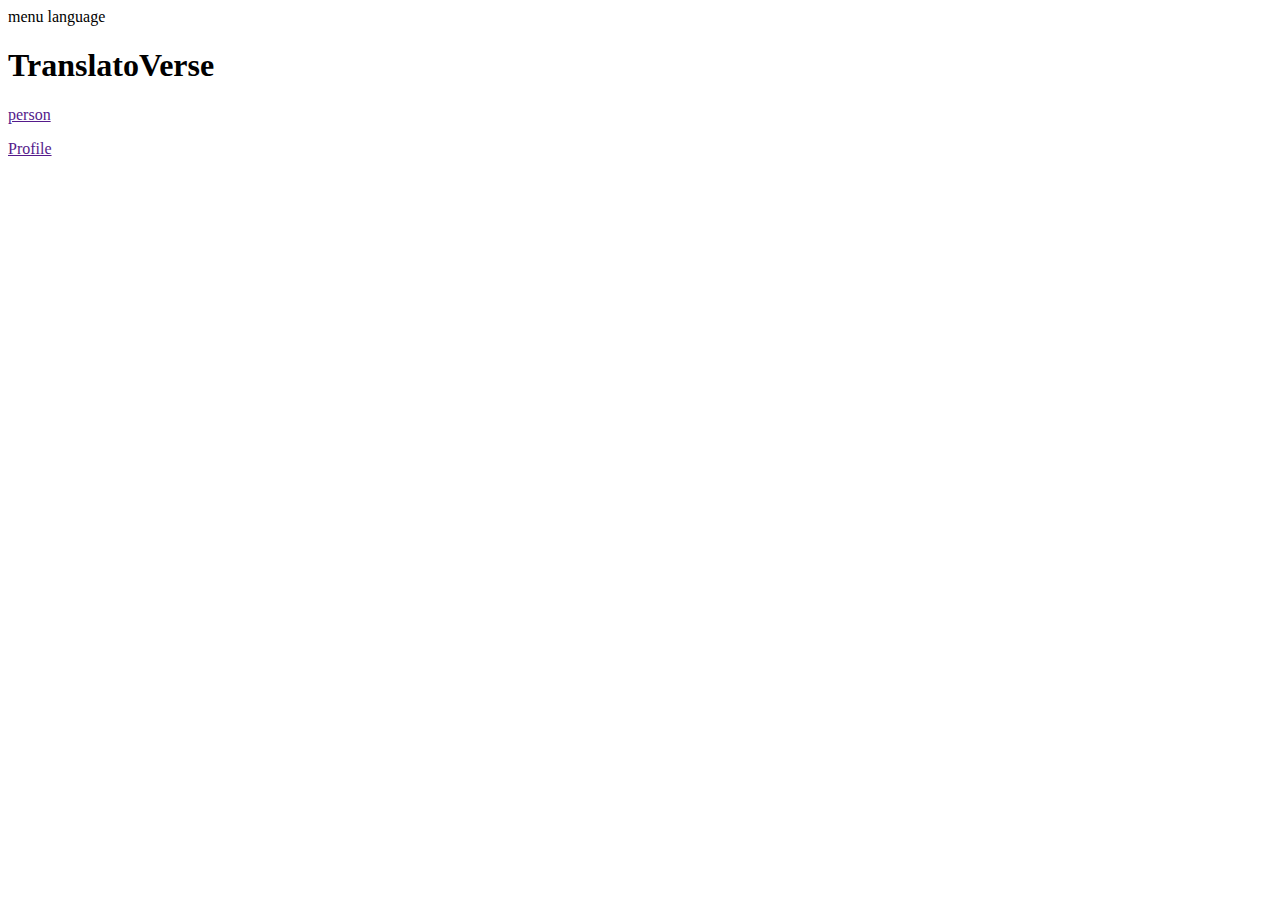
<file: templates/index.html>
<!DOCTYPE html>
<html lang="en">
<head>
    <meta charset="UTF-8">
    <meta name="viewport" content="width=device-width, initial-scale=1.0">
    <title>TranslatoVerse</title>
</head>
<body>
    <nav>
        <div class="logo">
            <span class="material-symbols-outlined" id="menu">
                menu
            </span>
            <span class="material-symbols-outlined" id="logo">
                language
            </span>
            <h1>TranslatoVerse</h1>
        </div>
        <div class="navOptions">
            <a href=""><span class="material-symbols-outlined">
                person
            </span><p>Profile</p></a>
        </div>
    </nav>
    <main>
        
    </main>
    <footer></footer>
</body>
</html>
</file>
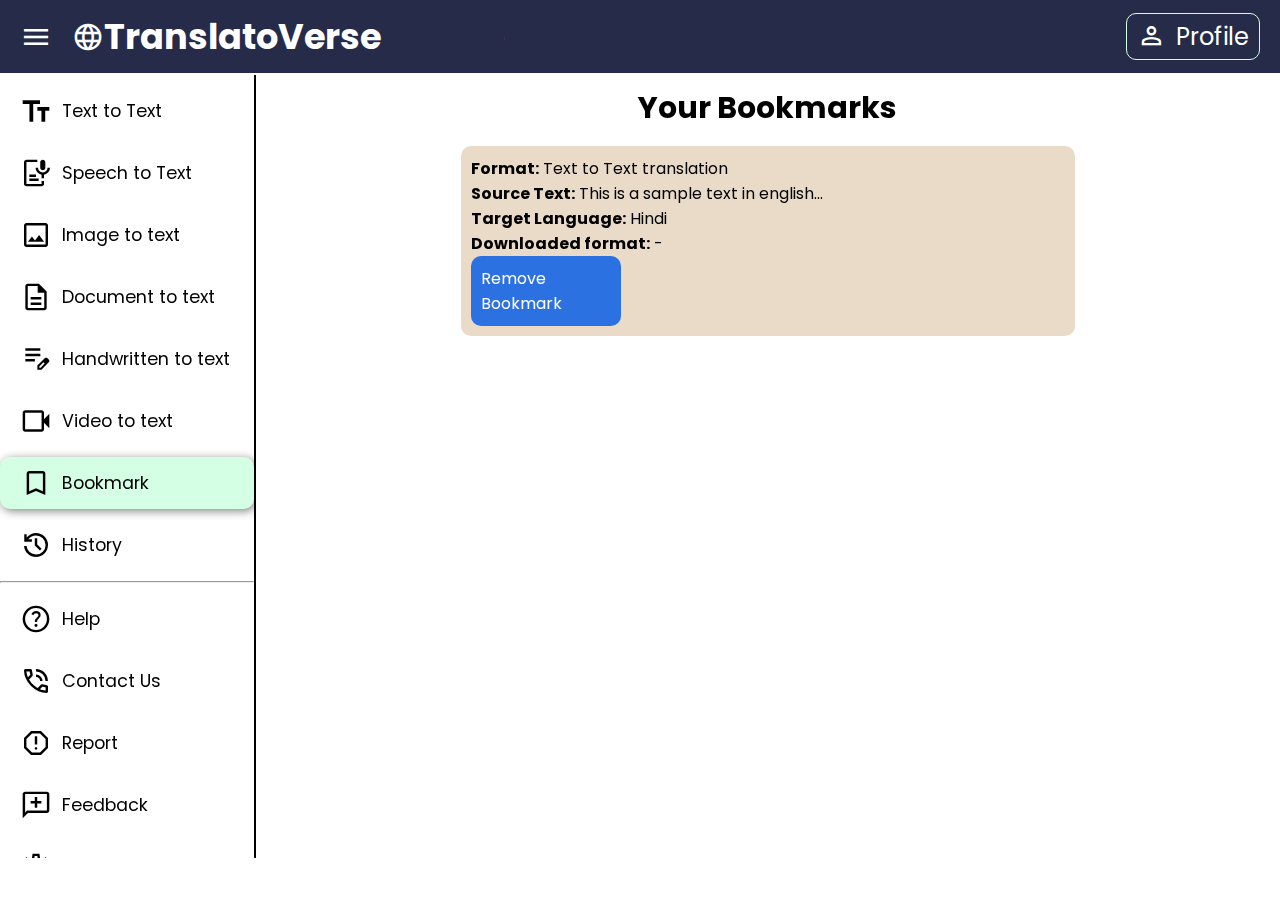
<file: templates/bookmark.html>
<!DOCTYPE html>
<html lang="en">
<head>
    <meta charset="UTF-8">
    <meta name="viewport" content="width=device-width, initial-scale=1.0">
    <title>TranslatoVerse</title>

    <!-- google icons -->
    <link rel="stylesheet" href="https://fonts.googleapis.com/css2?family=Material+Symbols+Outlined:opsz,wght,FILL,GRAD@24,400,0,0" />

    <!-- css file -->
    <link rel="stylesheet" href="../static/css/style.css">
    <link rel="stylesheet" href="../static/css/bookmark.css">
</head>
<body>

    <nav>
        <div class="logo">
            <span class="material-symbols-outlined" id="menu">
                menu
            </span>
            <span class="material-symbols-outlined" id="logo">
                language
            </span>
            <h1>TranslatoVerse</h1>
        </div>
        <div class="navOptions">
            <a href=""><span class="material-symbols-outlined">
                person
            </span><p>Profile</p></a>
        </div>
    </nav>

    <main>
        <div class="sidenav active">
            <a href="text">
                <p>
                    <span class="material-symbols-outlined">
                         text_fields
                    </span>Text to Text
                </p>
            </a>
            <a href="">
                <p>
                    <span class="material-symbols-outlined">
                        speech_to_text
                    </span>Speech to Text
                </p>
            </a>
            <a href="img">
                <p>
                    <span class="material-symbols-outlined">
                        image
                    </span>Image to text
                </p>
            </a>
            <a href="pdf">
                <p>
                    <span class="material-symbols-outlined">
                        description
                    </span>Document to text
                </p>
            </a>
            <a href="hand">
                <p>
                    <span class="material-symbols-outlined">
                        edit_note
                    </span>Handwritten to text
                </p>
            </a>
            <a href="video">
                <p>
                    <span class="material-symbols-outlined">
                        videocam
                        </span>Video to text
                </p>
            </a>
            <a href="bookmark">
                <p id="bookmark">
                    <span class="material-symbols-outlined">
                        bookmark
                    </span>Bookmark
                </p>
            </a>
            <a href="history">
                <p>
                    <span class="material-symbols-outlined">
                        history
                    </span>History
                </p>
            </a>
            <hr/>
            <a href=""><p><span class="material-symbols-outlined">
                help
            </span>Help</p></a>
            <a href=""><p><span class="material-symbols-outlined">
                phone_in_talk
            </span>Contact Us</p></a>
            <a href=""><p><span class="material-symbols-outlined">
                report
            </span>Report</p></a>
            <a href="feedback"><p><span class="material-symbols-outlined">
                add_comment
            </span>Feedback</p></a>
            <a href=""><p><span class="material-symbols-outlined">
                settings
            </span>Settings</p></a>
            <a href="/logout"><p><span class="material-symbols-outlined">
                login
            </span>Log Out</p></a>
        </div>
        <div class="container">
            <div class="no_cont">
                <h4>No bookmarks here.</h4>
            </div>
            <div class="undo">
                <p>Your bookmark is removed</p>
                <button id="undo">Undo</button>
            </div>
            <div class="bookmark">
                <h2>Your Bookmarks</h2>
                <div class="bookmark1">
                    <!-- <span class="material-symbols-outlined" id="close">
                            close
                    </span> -->
                    <p><span>Format:</span> Text to Text translation</p>
                    <p><span>Source Text:</span> This is a sample text in english...</p>
                       <p><span>Target Language:</span> Hindi</p>
                       <!-- <p><span>Translated Text:</span></p> -->
                       <p><span>Downloaded format:</span>  -</p>
                       <!-- <p><span>Date:</span>23-09-2023</p>
                      <p><span>Status:</span>Completed</p> -->
                       <!-- <button  id="bookmark">Bookmark</button>
                       <button id="bookmarked">Bookmarked</button> -->
                       <p id="remove">Remove Bookmark</p>
                </div>
            </div>
        </div>
    </main>

    <script src="https://ajax.googleapis.com/ajax/libs/jquery/3.7.1/jquery.min.js"></script>
    <script src="../static/js/bookmark.js"></script>
</body>
</html>
</file>
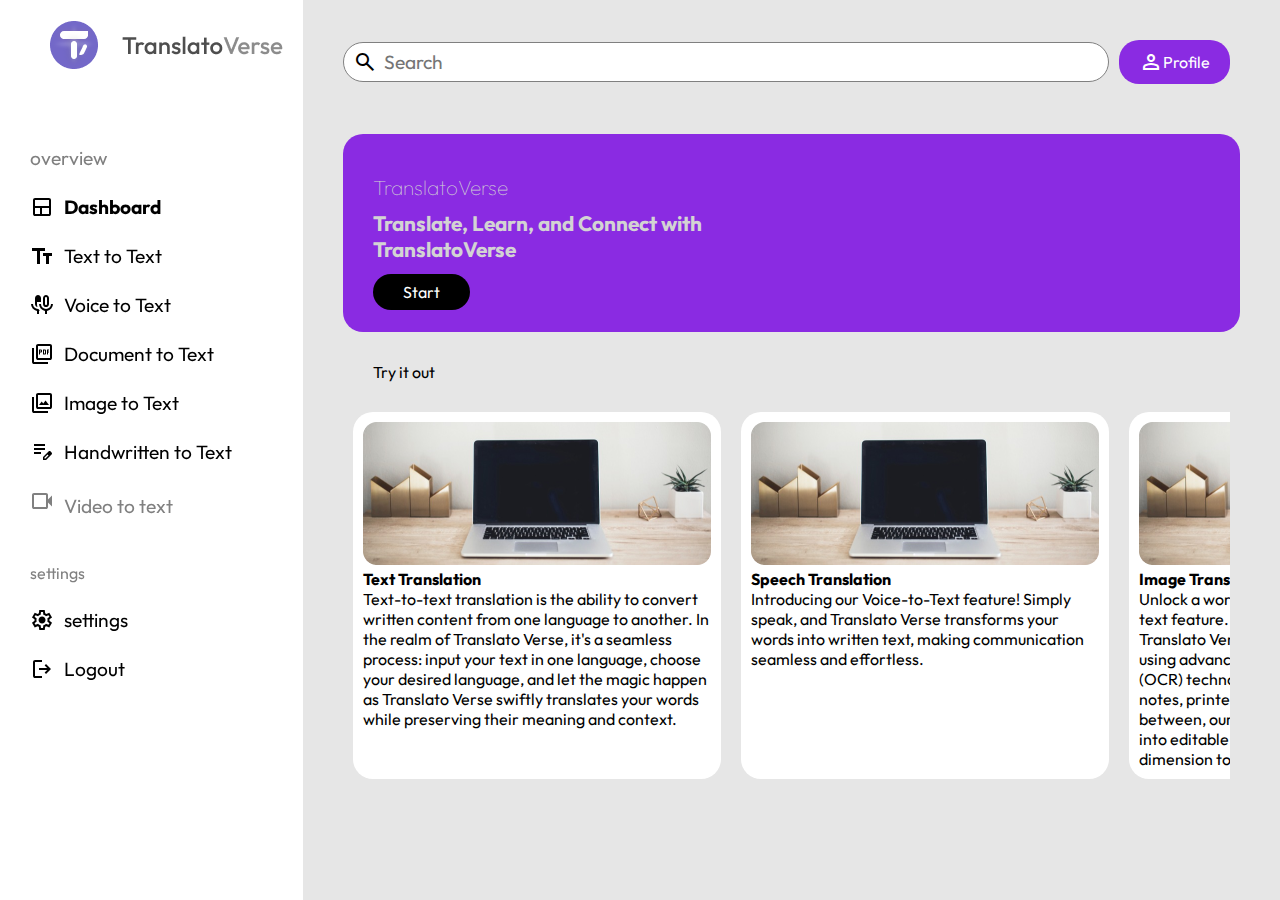
<file: templates/dashboard.html>
<!DOCTYPE html>
<html lang="en">
<head>
    <meta charset="UTF-8">
    <meta name="viewport" content="width=device-width, initial-scale=1.0">
    <title>Document</title>
    <link rel="stylesheet" href="../static/css/dashboard.css">
    <link rel="preconnect" href="https://fonts.googleapis.com">
    <link rel="preconnect" href="https://fonts.gstatic.com" crossorigin>
    <link href="https://fonts.googleapis.com/css2?family=Lobster&family=Lobster+Two&family=Open+Sans:wght@400;500&family=Outfit:wght@300;400&family=Playball&family=Poppins:wght@200;300;400;500;600&display=swap" rel="stylesheet">
    <link rel="stylesheet" href="https://fonts.googleapis.com/css2?family=Material+Symbols+Outlined:opsz,wght,FILL,GRAD@24,400,0,0" />
    <style>

    </style>
</head>
<body>
    <main>
        <div class="left">
            <div class="title">
                <h2><img src="../static/images/logo.png" alt=""></h2>
            </div>
            <div class="overview">
                <p>overview</p>
                <div class="options">
                    <div class="dashboard">
                        <a href=""><span class="material-symbols-outlined">
                            team_dashboard
                            </span>Dashboard</a>
                    </div>
                    <div class="text">
                        <a href="text"><span class="material-symbols-outlined">
                            text_fields
                        </span>Text to Text</a>
                    </div>
                    <div class="voice">
                        <a href="speech"><span class="material-symbols-outlined">
                            mic_double
                            </span>Voice to Text</a>
                    </div>
                    <div class="document">
                        <a href="pdf"><span class="material-symbols-outlined">
                            picture_as_pdf
                            </span>Document to Text</a>
                    </div>
                    <div class="image">
                        <a href="img"><span class="material-symbols-outlined">
                            photo_library
                            </span>Image to Text</a>
                    </div>
                    <div class="hand">
                        <a href="hand"><span class="material-symbols-outlined">
                            edit_note
                            </span>Handwritten to Text</a>
                    </div>
                    <div class="video">
                        <a href="video">
                            <p>
                                <span class="material-symbols-outlined">
                                    videocam
                                    </span>Video to text
                            </p>
                        </a>
                    </div>
                </div>
            </div>
            <div class="settings-bar">
                <p>settings</p>
                <div class="settings">
                    <a href=""><span class="material-symbols-outlined">
                        settings
                        </span>settings</a>
                </div>
                <div class="logout">
                    <a href="/logout"><span class="material-symbols-outlined">
                        logout
                        </span>Logout</a>
                </div>
            </div>
        </div>
        <div class="right">
            <div class="search">
                <input type="search" placeholder="Search">
                <span class="material-symbols-outlined">
                    search
                </span>
                <div class="profiles">
                    <p><span class="material-symbols-outlined">
                        person
                    </span>Profile</p>
                </div>
            </div>
            <div class="adbox">
                <p>TranslatoVerse</p>
                <p id="title">Translate, Learn, and Connect with TranslatoVerse</p>
                <span id="start">Start</span>
            </div>
            <div class="tryout">
                <div class="title">
                    <p>Try it out</p>
                </div>
                <div class="boxes">
                    <div class="box1"><a href="text">
                        <img src="../static/images/Rectangle 10.png" alt="">
                        <h4>Text Translation</h4>
                        <p>Text-to-text translation is the ability to convert written content from one language to another. In the realm of Translato Verse, it's a seamless process: input your text in one language, choose your desired language, and let the magic happen as Translato Verse swiftly translates your words while preserving their meaning and context.</p></a>
                    </div>
                    <div class="box2">
                        <img src="../static/images/Rectangle 10.png" alt="">
                        <h4>Speech Translation</h4>
                        <p>Introducing our Voice-to-Text feature! Simply speak, and Translato Verse transforms your words into written text, making communication seamless and effortless.</p>
                    </div>
                    <div class="box3">
                        <img src="../static/images/Rectangle 10.png" alt="">
                        <h4>Image Translation</h4>
                        <p>Unlock a world of possibilities with our image-to-text feature. Simply upload an image, and Translato Verse will magically extract the text using advanced Optical Character Recognition (OCR) technology. Whether it's handwritten notes, printed documents, or anything in between, our tool effortlessly converts images into editable and translatable text, adding a new dimension to your multilingual experience</p>
                    </div>
                    <div class="box4">
                        <img src="../static/images/Rectangle 10.png" alt="">
                        <h4>Handwritten Translation</h4>
                        <p>Experience the magic of turning handwritten notes into text effortlessly! Our handwritten-to-text feature lets you upload images of your handwritten content, and Translato Verse will skillfully transcribe and translate it. Say goodbye to deciphering scribbles – now, your handwritten words are just a click away from clear and accurate text translation.</p>
                    </div>
                    <div class="box5">
                        <img src="../static/images/Rectangle 10.png" alt="">
                        <h4>Document Translation</h4>
                        <p>Transforming documents into text has never been easier! With our document-to-text feature, simply select any document type, and Translato Verse will seamlessly extract the text and provide accurate translations. What's more, you can download the translated text in various formats like PDF, Word, or image, offering unparalleled flexibility for your linguistic needs.</p>
                    </div>
                    <div class="box6">
                        <img src="../static/images/Rectangle 10.png" alt="">
                        <h4>Video Translation</h4>
                        <p>Video-to-text translation involves using advanced algorithms to convert spoken content from videos into written text, enabling accessibility, searchability, and improved user experiences across multimedia platforms.</p>
                    </div>
                </div>
            </div>
            <!-- <div class="history">
                <p>Lorem ipsum dolor sit amet consectetur adipisicing elit. Ut inventore explicabo quae, totam iure deserunt quidem soluta id labore mollitia cumque distinctio esse dolorem excepturi voluptatibus neque ipsam reiciendis quo.</p>
            </div> -->
        </div>
    </main>
</body>
</html>
</file>
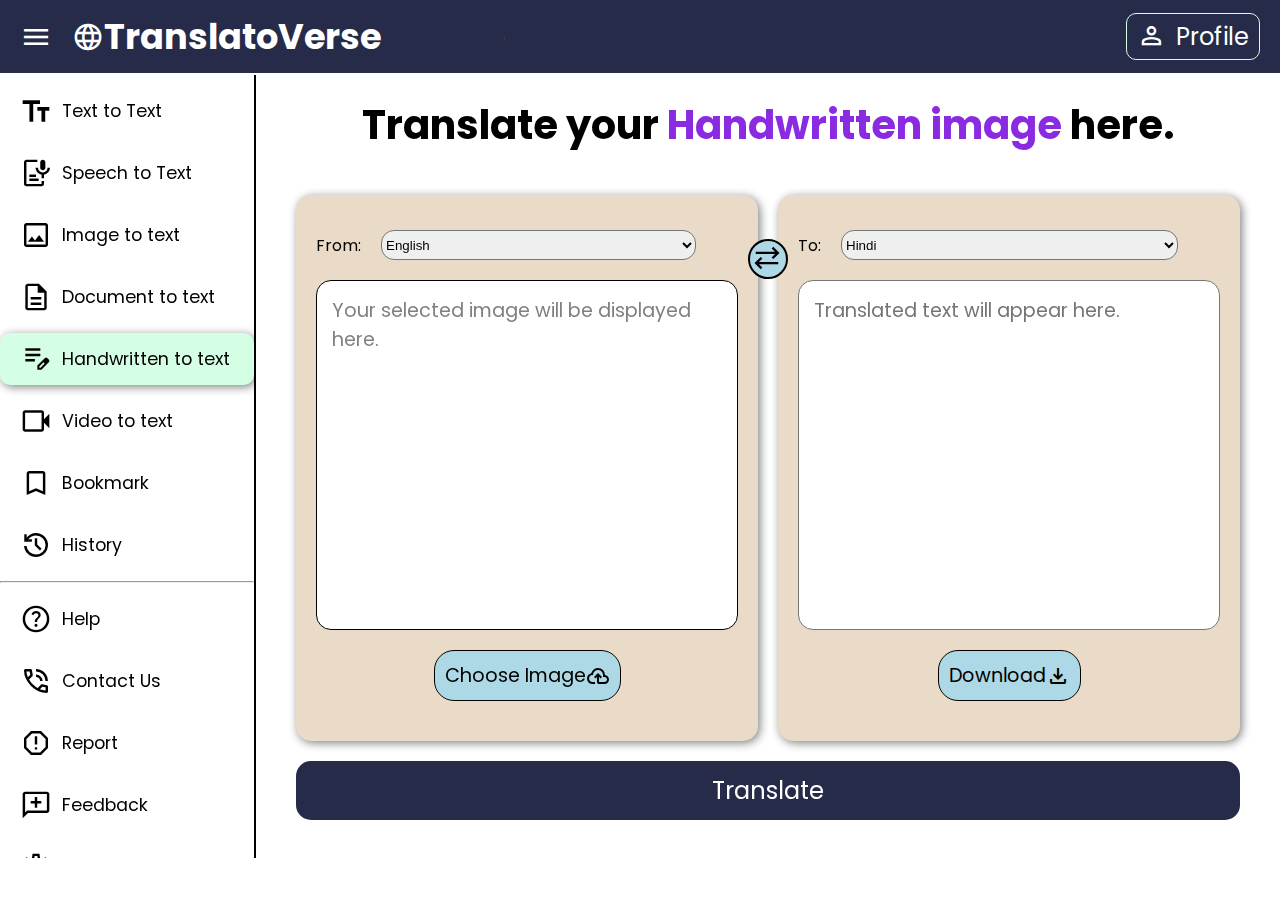
<file: templates/hand.html>
<!DOCTYPE html>
<html lang="en">
<head>
    <meta charset="UTF-8">
    <meta name="viewport" content="width=device-width, initial-scale=1.0">
    <title>TranslatoVerse</title>

    <!-- google icons -->
    <link rel="stylesheet" href="https://fonts.googleapis.com/css2?family=Material+Symbols+Outlined:opsz,wght,FILL,GRAD@24,400,0,0" />

    <!-- css file -->
    <link rel="stylesheet" href="../static/css/style.css">
    <link rel="stylesheet" href="../static/css/image.css">
    <style>
    .button {
        font-size: 1.5rem;
        width: 100%;
        display: flex;
        align-items: center;
        justify-content: center;
        padding: 10px;
        background-color: #252B48;
        border: none;
        color: white;
        font-family: 'Poppins', sans-serif;
        border-radius: 15px;
        margin-bottom: 0px;
        border: 2px solid #252B48;
    }
    .button:hover{
    background-color: #D5FFE4;
    color: black;
    cursor: pointer;
}

    #imageBox {
        max-width: 600px;
        margin-top: 20px;
    }
    .loader {
    border: 4px solid rgba(0, 0, 0, 0.1);
    border-left: 4px solid #3498db;
    border-radius: 50%;
    width: 30px;
    height: 30px;
    animation: spin 1s linear infinite;
    display: none; /* Initially hidden */
    position: absolute;
    top: calc(50% - 15px);
    left: calc(50% - 15px);
}

@keyframes spin {
    0% { transform: rotate(0deg); }
    100% { transform: rotate(360deg); }
}
    </style>
</head>
<body>

    <nav>
        <div class="logo">
            <span class="material-symbols-outlined" id="menu">
                menu
            </span>
            <span class="material-symbols-outlined" id="logo">
                language
            </span>
            <h1>TranslatoVerse</h1>
        </div>
        <div class="navOptions">
            <a href=""><span class="material-symbols-outlined">
                person
            </span><p>Profile</p></a>
        </div>
    </nav>

    <main>
        <div class="sidenav active">
            <a href="text">
                <p>
                    <span class="material-symbols-outlined">
                         text_fields
                    </span>Text to Text
                </p>
            </a>
            <a href="speech">
                <p>
                    <span class="material-symbols-outlined">
                        speech_to_text
                    </span>Speech to Text
                </p>
            </a>
            <a href="img">
                <p>
                    <span class="material-symbols-outlined">
                        image
                    </span>Image to text
                </p>
            </a>
            <a href="pdf">
                <p>
                    <span class="material-symbols-outlined">
                        description
                    </span>Document to text
                </p>
            </a>
            <a href="hand">
                <p id="hand">
                    <span class="material-symbols-outlined">
                        edit_note
                    </span>Handwritten to text
                </p>
            </a>
            <a href="video">
                <p>
                    <span class="material-symbols-outlined">
                        videocam
                        </span>Video to text
                </p>
            </a>
            <a href="bookmark">
                <p>
                    <span class="material-symbols-outlined">
                        bookmark
                    </span>Bookmark
                </p>
            </a>
            <a href="history">
                <p>
                    <span class="material-symbols-outlined">
                        history
                    </span>History
                </p>
            </a>
            <hr/>
            <a href=""><p><span class="material-symbols-outlined">
                help
            </span>Help</p></a>
            <a href=""><p><span class="material-symbols-outlined">
                phone_in_talk
            </span>Contact Us</p></a>
            <a href=""><p><span class="material-symbols-outlined">
                report
            </span>Report</p></a>
            <a href="feedback"><p><span class="material-symbols-outlined">
                add_comment
            </span>Feedback</p></a>
            <a href=""><p><span class="material-symbols-outlined">
                settings
            </span>Settings</p></a>
            <a href="/logout"><p><span class="material-symbols-outlined">
                login
            </span>Log Out</p></a>
        </div>
        <div class="container">
            <h2>Translate your <span>Handwritten image</span> here.</h2>
            <form action="/img" method="post" id="translationForm" enctype="multipart/form-data">
                <div class="outerbox">
                    <div class="boxes">
                        <div class="inputbox">
                            <div class="from">
                                <p>From:</p>
                                <div class="options_lang_from">
                                    <ul>
                                        <li>
                                            <select>
                                            <option value="en-US">English</option>  
                                            </select>
                                        </li>
                                    </ul>
                                </div>
                            </div>
                            <div class="image-box" id="imageBox">
                                <p>Your selected image will be displayed here.</p>
                            </div>
                            <div class="upload">
                                <label for="imageInput" id="uploadBtn" class="file-input-button">
                                    Choose Image<span class="material-symbols-outlined">
                                        cloud_upload
                                    </span>
                                </label>
                                <input type="file" id="imageInput" name="image" class="file-input" accept="image/*">
                            </div>
                        </div>
                        <span class="material-symbols-outlined" id="sync">sync_alt</span>
                        <div class="outputbox">
                            <div class="to">
                                <p>To:</p>
                                <div class="options_lang_to">
                                    <ul>
                                        <li>
                                            <select name="destination_language">
                                                <option value="en-US">English</option>   
                                            </select>
                                        </li>
                                    </ul>
                                </div>
                            </div>
                            <!-- <div class="textarea-op">
                                <textarea name="output" placeholder="Translated text will appear here." maxlength="5000" id="output" class="output-text-area"></textarea>
                            </div> -->
                            <div class="textarea-op">
                                <textarea name="output" placeholder="Translated text will appear here." maxlength="5000" id="output" class="output-text-area"></textarea>
                                <div class="loader" id="loader"></div> <!-- Loading spinner -->
                            </div>
                            <div class="download">
                                <button type="submit" id="download-btn">Download<span class="material-symbols-outlined">
                                    download
                                </span></button>
                            </div>
                        </div>
                    </div>
                <p id="translateButton" class="button">Translate</p>
            </div>
            </form>
        </div>
    </main>
    <script src="https://ajax.googleapis.com/ajax/libs/jquery/3.7.1/jquery.min.js"></script>
    <script>
        document.getElementById('imageInput').addEventListener('change', function() {
            const file = this.files[0];
            if (file) {
                const reader = new FileReader();
                reader.onload = function(e) {
                    const imageBox = document.getElementById('imageBox');
                    imageBox.innerHTML = `<img src="${e.target.result}" alt="Selected Image" style="max-width:100%;">`;
                }
                reader.readAsDataURL(file);
            }
        });

        // document.getElementById('translateButton').addEventListener('click', function() {
        //     let fileInput = document.getElementById('imageInput').files[0];
        //     let selectedLanguage = document.querySelector('select[name="destination_language"]').value;

        //     let formData = new FormData();
        //     formData.append('image', fileInput);
        //     formData.append('destination_language', selectedLanguage);

        //     fetch('/translate', {
        //         method: 'POST',
        //         body: formData
        //     })
        //     .then(response => response.json())
        //     .then(data => {
        //         if (data.translated_text) {
        //             document.getElementById('output').value = data.translated_text;
        //         } else {
        //             console.error('Error:', data.error);
        //         }
        //     })
        //     .catch(error => {
        //         console.error('Error:', error);
        //     });
        // });
        document.getElementById('translateButton').addEventListener('click', function() {
    let fileInput = document.getElementById('imageInput').files[0];
    let selectedLanguage = document.querySelector('select[name="destination_language"]').value;

    let formData = new FormData();
    formData.append('image', fileInput);
    formData.append('destination_language', selectedLanguage);

    // Show loader when translation starts
    document.getElementById('loader').style.display = 'block';

    fetch('/translate', {
        method: 'POST',
        body: formData
    })
    .then(response => response.json())
    .then(data => {
        if (data.translated_text) {
            document.getElementById('output').value = data.translated_text;
        } else {
            console.error('Error:', data.error);
        }
    })
    .catch(error => {
        console.error('Error:', error);
    })
    .finally(() => {
        // Hide loader when translation completes
        document.getElementById('loader').style.display = 'none';
    });
});

    </script>

    <script src="../static/js/language.js"></script>
    <script src="../static/js/script.js"></script>
</body>
</html>
</file>
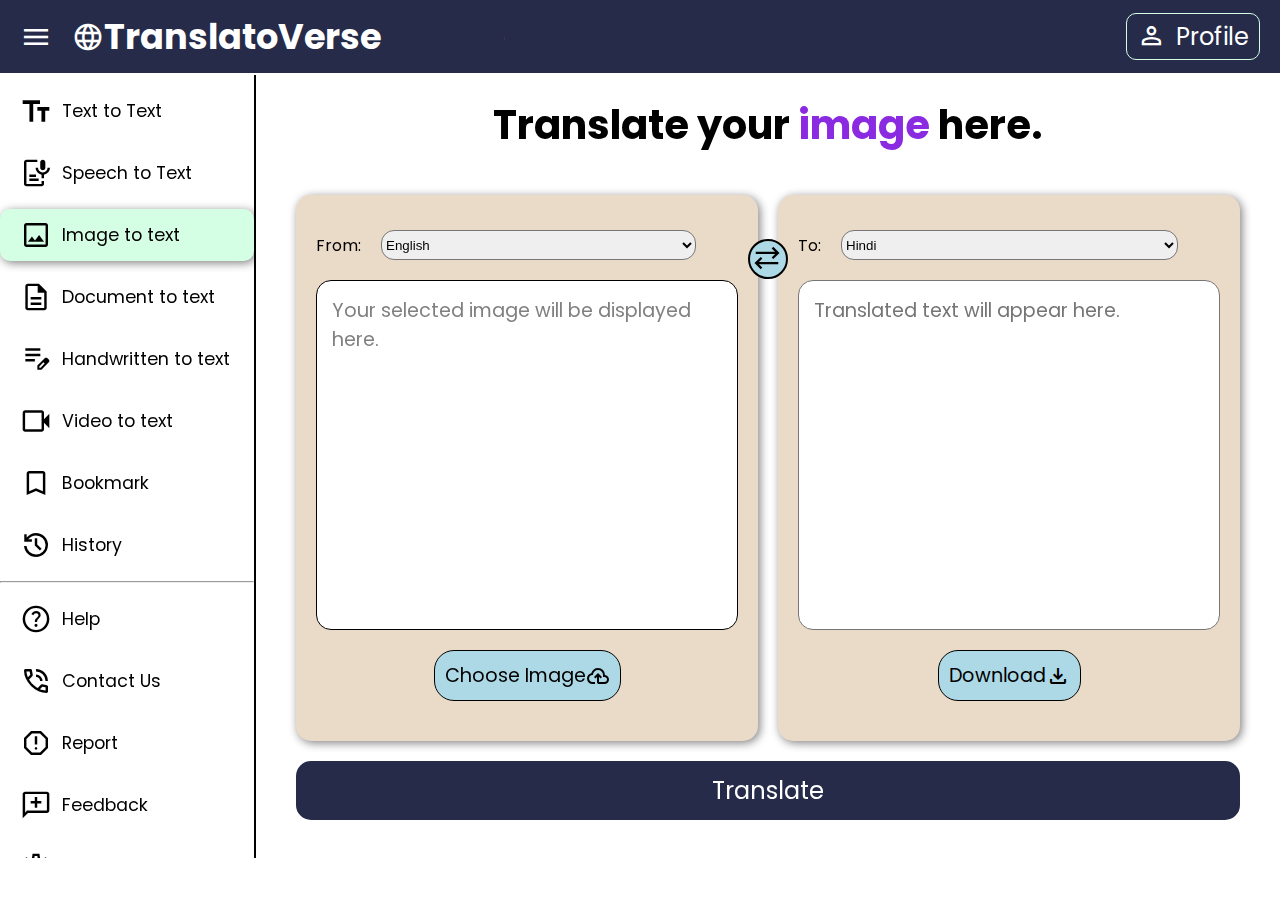
<file: templates/img.html>
<!DOCTYPE html>
<html lang="en">
<head>
    <meta charset="UTF-8">
    <meta name="viewport" content="width=device-width, initial-scale=1.0">
    <title>TranslatoVerse</title>

    <!-- google icons -->
    <link rel="stylesheet" href="https://fonts.googleapis.com/css2?family=Material+Symbols+Outlined:opsz,wght,FILL,GRAD@24,400,0,0" />

    <!-- css file -->
    <link rel="stylesheet" href="../static/css/style.css">
    <link rel="stylesheet" href="../static/css/image.css">
    <style>
    .button {
        font-size: 1.5rem;
        width: 100%;
        display: flex;
        align-items: center;
        justify-content: center;
        padding: 10px;
        background-color: #252B48;
        border: none;
        color: white;
        font-family: 'Poppins', sans-serif;
        border-radius: 15px;
        margin-bottom: 0px;
        border: 2px solid #252B48;
    }
    .button:hover{
    background-color: #D5FFE4;
    color: black;
    cursor: pointer;
}

    #imageBox {
        max-width: 600px;
        margin-top: 20px;
    }
    /* Loading spinner styles */
.loader {
    border: 4px solid rgba(0, 0, 0, 0.1);
    border-left: 4px solid #3498db;
    border-radius: 50%;
    width: 30px;
    height: 30px;
    animation: spin 1s linear infinite;
    display: none; /* Initially hidden */
    position: absolute;
    top: calc(50% - 15px);
    left: calc(50% - 15px);
}

@keyframes spin {
    0% { transform: rotate(0deg); }
    100% { transform: rotate(360deg); }
}

    </style>
</head>
<body>

    <nav>
        <div class="logo">
            <span class="material-symbols-outlined" id="menu">
                menu
            </span>
            <span class="material-symbols-outlined" id="logo">
                language
            </span>
            <h1>TranslatoVerse</h1>
        </div>
        <div class="navOptions">
            <a href=""><span class="material-symbols-outlined">
                person
            </span><p>Profile</p></a>
        </div>
    </nav>

    <main>
        <div class="sidenav active">
            <a href="text">
                <p>
                    <span class="material-symbols-outlined">
                         text_fields
                    </span>Text to Text
                </p>
            </a>
            <a href="speech">
                <p>
                    <span class="material-symbols-outlined">
                        speech_to_text
                    </span>Speech to Text
                </p>
            </a>
            <a href="img">
                <p id="image">
                    <span class="material-symbols-outlined">
                        image
                    </span>Image to text
                </p>
            </a>
            <a href="pdf">
                <p>
                    <span class="material-symbols-outlined">
                        description
                    </span>Document to text
                </p>
            </a>
            <a href="hand">
                <p>
                    <span class="material-symbols-outlined">
                        edit_note
                    </span>Handwritten to text
                </p>
            </a>
            <a href="video">
                <p>
                    <span class="material-symbols-outlined">
                        videocam
                        </span>Video to text
                </p>
            </a>
            <a href="bookmark">
                <p>
                    <span class="material-symbols-outlined">
                        bookmark
                    </span>Bookmark
                </p>
            </a>
            <a href="history">
                <p>
                    <span class="material-symbols-outlined">
                        history
                    </span>History
                </p>
            </a>
            <hr/>
            <a href=""><p><span class="material-symbols-outlined">
                help
            </span>Help</p></a>
            <a href=""><p><span class="material-symbols-outlined">
                phone_in_talk
            </span>Contact Us</p></a>
            <a href=""><p><span class="material-symbols-outlined">
                report
            </span>Report</p></a>
            <a href="feedback"><p><span class="material-symbols-outlined">
                add_comment
            </span>Feedback</p></a>
            <a href=""><p><span class="material-symbols-outlined">
                settings
            </span>Settings</p></a>
            <a href="/logout"><p><span class="material-symbols-outlined">
                login
            </span>Log Out</p></a>
        </div>
        <div class="container">
            <h2>Translate your <span>image</span> here.</h2>
            <form action="/img" method="post" id="translationForm" enctype="multipart/form-data">
                <div class="outerbox">
                    <div class="boxes">
                        <div class="inputbox">
                            <div class="from">
                                <p>From:</p>
                                <div class="options_lang_from">
                                    <ul>
                                        <li>
                                            <select>
                                            <option value="en-US">English</option>  
                                            </select>
                                        </li>
                                    </ul>
                                </div>
                            </div>
                            <div class="image-box" id="imageBox">
                                <p>Your selected image will be displayed here.</p>
                            </div>
                            <div class="upload">
                                <label for="imageInput" id="uploadBtn" class="file-input-button">
                                    Choose Image<span class="material-symbols-outlined">
                                        cloud_upload
                                    </span>
                                </label>
                                <input type="file" id="imageInput" name="image" class="file-input" accept="image/*">
                            </div>
                        </div>
                        <span class="material-symbols-outlined" id="sync">sync_alt</span>
                        <div class="outputbox">
                            <div class="to">
                                <p>To:</p>
                                <div class="options_lang_to">
                                    <ul>
                                        <li>
                                            <select name="destination_language">
                                                <option value="en-US">English</option>   
                                            </select>
                                        </li>
                                    </ul>
                                </div>
                            </div>
                            <!-- <div class="textarea-op">
                                <textarea name="output" placeholder="Translated text will appear here." maxlength="5000" id="output" class="output-text-area"></textarea>
                            </div> -->
                            <div class="textarea-op">
                                <textarea name="output" placeholder="Translated text will appear here."  id="output" class="output-text-area"></textarea>
                                <div class="loader" id="loader"></div> <!-- Loading spinner -->
                            </div>
                            <div class="download">
                                <button type="submit" id="download-btn">Download<span class="material-symbols-outlined">
                                    download
                                </span></button>
                            </div>
                        </div>
                    </div>
                <p id="translateButton" class="button">Translate</p>
            </div>
            </form>
        </div>
    </main>

    <footer></footer>

    <script src="https://ajax.googleapis.com/ajax/libs/jquery/3.7.1/jquery.min.js"></script>
    <script>
        document.getElementById('imageInput').addEventListener('change', function() {
            const file = this.files[0];
            if (file) {
                const reader = new FileReader();
                reader.onload = function(e) {
                    const imageBox = document.getElementById('imageBox');
                    imageBox.innerHTML = `<img src="${e.target.result}" alt="Selected Image" style="max-width:100%;">`;
                }
                reader.readAsDataURL(file);
            }
        });

        // document.getElementById('translateButton').addEventListener('click', function() {
        //     let fileInput = document.getElementById('imageInput').files[0];
        //     let selectedLanguage = document.querySelector('select[name="destination_language"]').value;

        //     let formData = new FormData();
        //     formData.append('image', fileInput);
        //     formData.append('destination_language', selectedLanguage);

        //     fetch('/translate', {
        //         method: 'POST',
        //         body: formData
        //     })
        //     .then(response => response.json())
        //     .then(data => {
        //         if (data.translated_text) {
        //             document.getElementById('output').value = data.translated_text;
        //         } else {
        //             console.error('Error:', data.error);
        //         }
        //     })
        //     .catch(error => {
        //         console.error('Error:', error);
        //     });
        // });
        document.getElementById('translateButton').addEventListener('click', function() {
    let fileInput = document.getElementById('imageInput').files[0];
    let selectedLanguage = document.querySelector('select[name="destination_language"]').value;

    let formData = new FormData();
    formData.append('image', fileInput);
    formData.append('destination_language', selectedLanguage);

    // Show loader when translation starts
    document.getElementById('loader').style.display = 'block';

    fetch('/translate', {
        method: 'POST',
        body: formData
    })
    .then(response => response.json())
    .then(data => {
        if (data.translated_text) {
            document.getElementById('output').value = data.translated_text;
        } else {
            console.error('Error:', data.error);
        }
    })
    .catch(error => {
        console.error('Error:', error);
    })
    .finally(() => {
        // Hide loader when translation completes
        document.getElementById('loader').style.display = 'none';
    });
});

    </script>

    <script src="../static/js/language.js"></script>
    <script src="../static/js/script.js"></script>
</body>
</html>
</file>
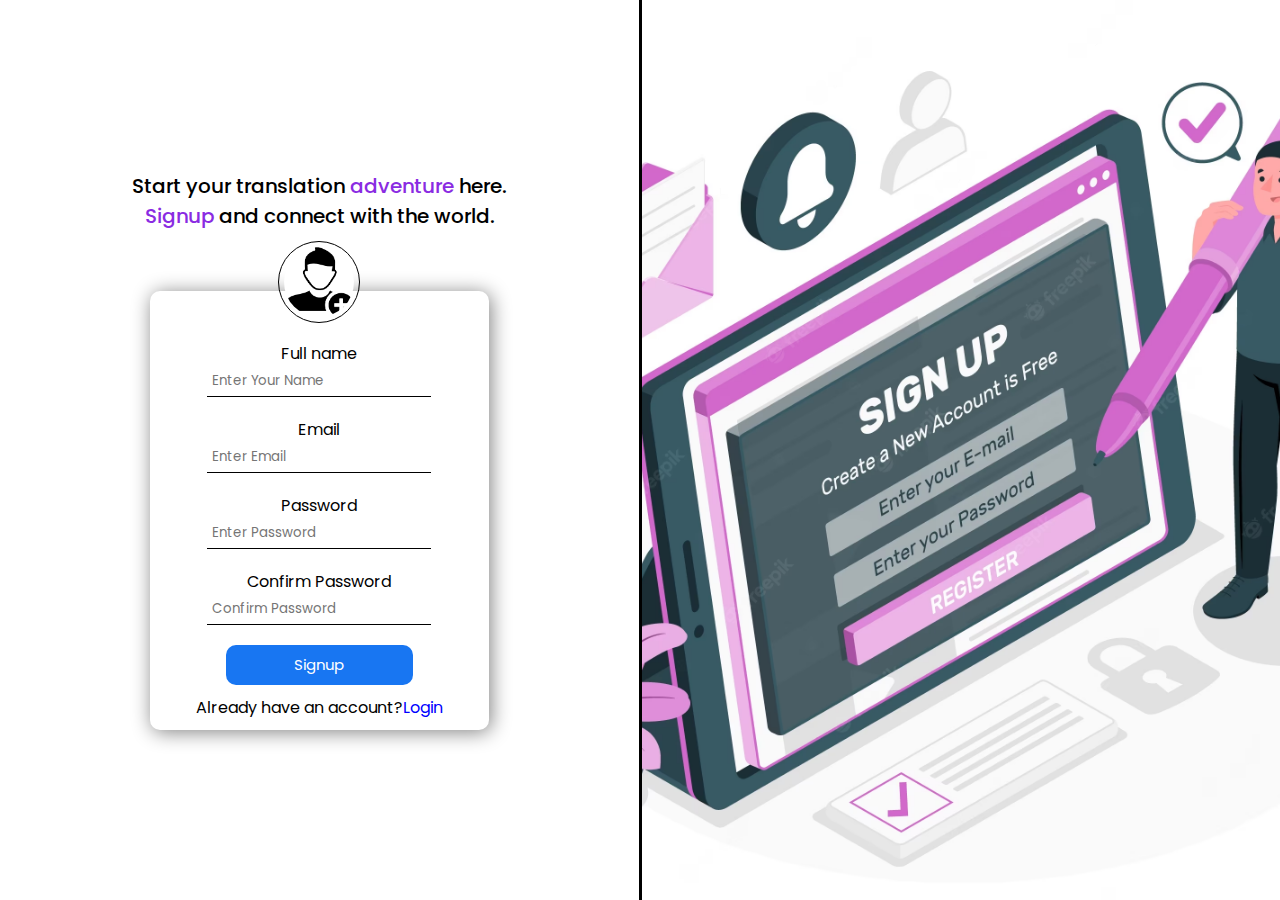
<file: templates/register.html>
<!DOCTYPE html>
<html>
<head>
	<meta charset="utf-8">
	<meta name="viewport" content="width=device-width, initial-scale=1">
	<link rel="stylesheet" type="text/css" href="../static/css/register.css">
	<title>Signup page</title>
</head>
<body>
	<div class="container">
		<div class="left">
			<div class="header">
				<p>Start your translation <span>adventure</span> here.</p>
				<p><span>Signup</span> and connect with the world.</p>
			</div>
			<form action="/register" method="post">
				<img src="../static/images/signup.png" id="signup">
				<div class="inputs">
					<p>Full name</p>
					<input type="text" placeholder="Enter Your Name" id="name"name="name" required>
					<p>Email</p>
					<input type="email" placeholder="Enter Email" id="username" required name="username">
					<p>Password</p>
					<input type="password" placeholder="Enter Password" id="password"  required name="password">
					<p>Confirm Password</p>
					<input type="password" placeholder="Confirm Password" id="password" required name="confirm">
                    <input type="submit" value="Signup">
					<p>Already have an account?<a href="login">Login</a></p>
				</div>
			</form>
		</div>
		<div class="right"></div>
	</div>
</body>
</html>
</file>
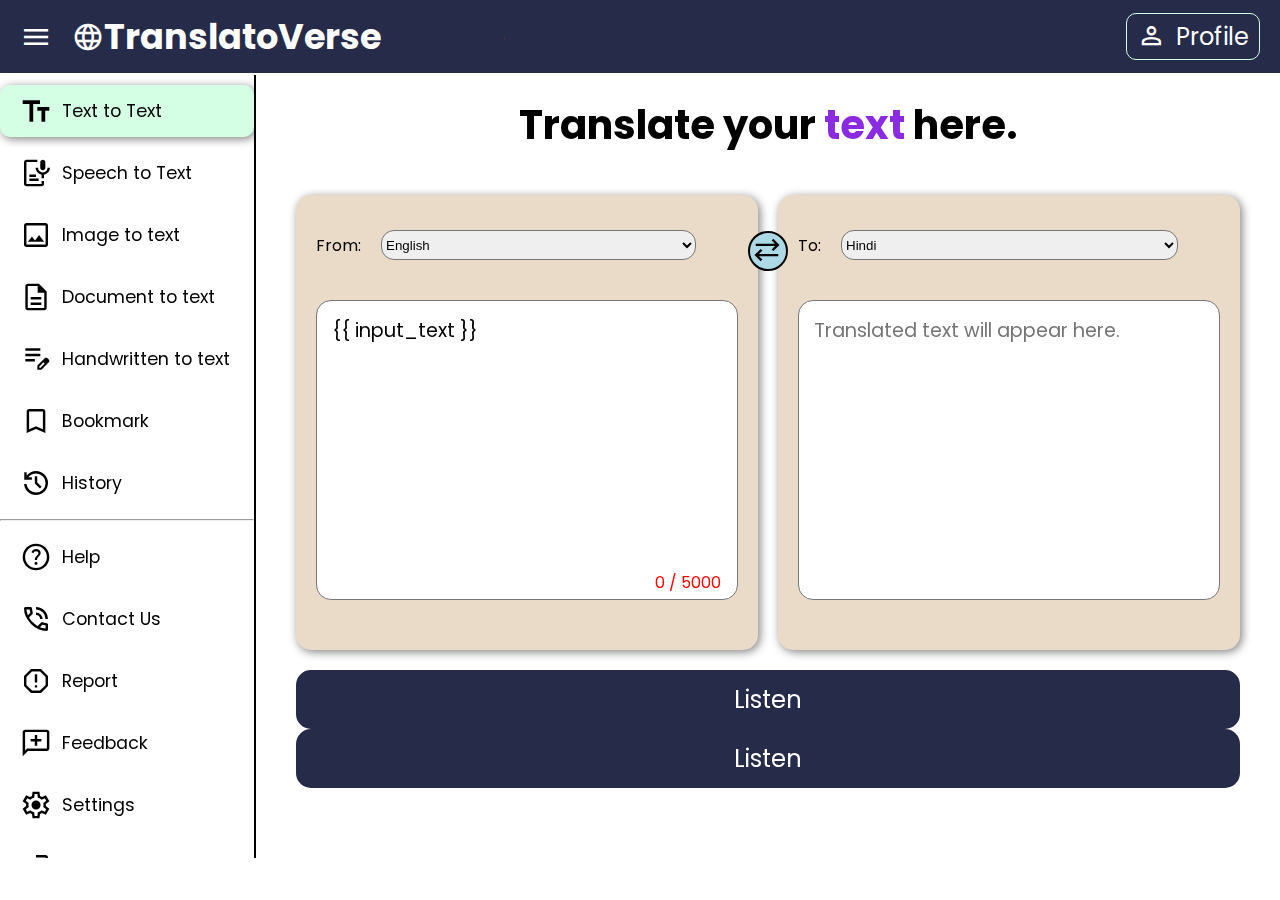
<file: templates/sample.html>
<!DOCTYPE html>
<html lang="en">

<head>
    <meta charset="UTF-8">
    <meta name="viewport" content="width=device-width, initial-scale=1.0">
    <title>TranslatoVerse</title>

    <!-- google icons -->
    <link rel="stylesheet"
        href="https://fonts.googleapis.com/css2?family=Material+Symbols+Outlined:opsz,wght,FILL,GRAD@24,400,0,0" />

    <!-- css file -->
    <link rel="stylesheet" href="../static/css/style.css">
    <link rel="stylesheet" href="../static/css/text.css">

</head>

<body>

    <nav>
        <div class="logo">
            <span class="material-symbols-outlined" id="menu">
                menu
            </span>
            <span class="material-symbols-outlined" id="logo">
                language
            </span>
            <h1>TranslatoVerse</h1>
        </div>
        <div class="navOptions">
            <a href=""><span class="material-symbols-outlined">
                    person
                </span>
                <p>Profile</p>
            </a>
        </div>
    </nav>

    <main>
        <div class="sidenav active">
            <a href="text">
                <p id="text">
                    <span class="material-symbols-outlined">
                        text_fields
                    </span>Text to Text
                </p>
            </a>
            <a href="speech">
                <p>
                    <span class="material-symbols-outlined">
                        speech_to_text
                    </span>Speech to Text
                </p>
            </a>
            <a href="img">
                <p>
                    <span class="material-symbols-outlined">
                        image
                    </span>Image to text
                </p>
            </a>
            <a href="pdf">
                <p>
                    <span class="material-symbols-outlined">
                        description
                    </span>Document to text
                </p>
            </a>
            <a href="hand">
                <p>
                    <span class="material-symbols-outlined">
                        edit_note
                    </span>Handwritten to text
                </p>
            </a>
            <a href="bookmark">
                <p>
                    <span class="material-symbols-outlined">
                        bookmark
                    </span>Bookmark
                </p>
            </a>
            <a href="history">
                <p>
                    <span class="material-symbols-outlined">
                        history
                    </span>History
                </p>
            </a>
            <hr />
            <a href="">
                <p><span class="material-symbols-outlined">
                        help
                    </span>Help</p>
            </a>
            <a href="">
                <p><span class="material-symbols-outlined">
                        phone_in_talk
                    </span>Contact Us</p>
            </a>
            <a href="">
                <p><span class="material-symbols-outlined">
                        report
                    </span>Report</p>
            </a>
            <a href="feedback">
                <p><span class="material-symbols-outlined">
                        add_comment
                    </span>Feedback</p>
            </a>
            <a href="">
                <p><span class="material-symbols-outlined">
                        settings
                    </span>Settings</p>
            </a>
            <a href="/logout">
                <p><span class="material-symbols-outlined">
                        login
                    </span>Log Out</p>
            </a>
        </div>
        <div class="container">
            <h2>Translate your <span>text</span> here.</h2>
            <form action="" method="POST" id="translationForm">
                <div class="outerbox">

                    <div class="boxes">
                        <div class="inputbox">
                            <div class="from">
                                <p>From:</p>
                                <div class="options_lang_from">
                                    <ul>
                                        <li>
                                            <select>
                                                <option value="en-US">English</option>
                                            </select>
                                        </li>
                                    </ul>
                                </div>
                            </div>
                            <div class="textarea-ip">
                                <textarea class="input-text-area" id="inputText" maxlength="5000"
                                    placeholder="Your text." name="input">{{ input_text }}</textarea>
                                <p id="limit"><span id="input-chars">0</span> / 5000</p>
                            </div>
                        </div>
                        <span class="material-symbols-outlined" id="sync">sync_alt</span>
                        <div class="outputbox">
                            <div class="to">
                                <p>To:</p>
                                <div class="options_lang_to">
                                    <ul>
                                        <li>
                                            <select name="destination_language">
                                                <option value="en-US">English</option>
                                            </select>
                                        </li>
                                    </ul>
                                </div>
                            </div>
                            <div class="textarea-op">
                                <textarea name="output" placeholder="Translated text will appear here." maxlength="5000"
                                    id="output" class="output-text-area"></textarea>
                            </div>
                        </div>
                    </div>
                    <button id="listenButton" class="button">Listen</button>
                    <p id="translateButton" class="button">Listen</p>
                </div>
            </form>
        </div>
    </main>

    <script src="https://ajax.googleapis.com/ajax/libs/jquery/3.7.1/jquery.min.js"></script>

    <script>
        document.getElementById('listenButton').addEventListener('click', function () {
            // Change button text to 'Listening...'
            document.getElementById('translateButton').innerText = 'Listening...';

            // Make AJAX request to Flask route for speech recognition
            fetch('/speech_recognition', {
                method: 'POST'
            })
                .then(response => response.json())
                .then(data => {
                    // Display recognized text in inputText and change button text back to 'Translate'
                    document.getElementById('inputText').value = data.recognized_text;
                    document.getElementById('translateButton').innerText = 'Translate';
                })
                .catch(error => {
                    console.error('Error:', error);
                });
        });

        // Modify the existing event listener for the Translate button in script.js
        document.getElementById('translateButton').addEventListener('click', function () {
            // Your existing translation logic here
            let input_text = document.getElementById("inputText").value
            let selectedLanguage = document.querySelector('select[name="destination_language"]').value;

            let formData = new FormData();
            formData.append('inputText', input_text)
            formData.append('destination_language', selectedLanguage);

            fetch('/texttranslate', {
                method: 'POST',
                body: formData
            })
            .then(response => response.json())
            .then(data => {
                if (data.translated_text) {
                    document.getElementById('output').value = data.translated_text;
                } else {
                    console.error('Error:', data.error);
                }
            })
            .catch(error => {
                console.error('Error:', error);
            });
        });
        

    </script>

    <script src="../static/js/language.js"></script>
    <script src="../static/js/script.js"></script>
    <script src="../static/js/text.js"></script>
</body>

</html>
</file>
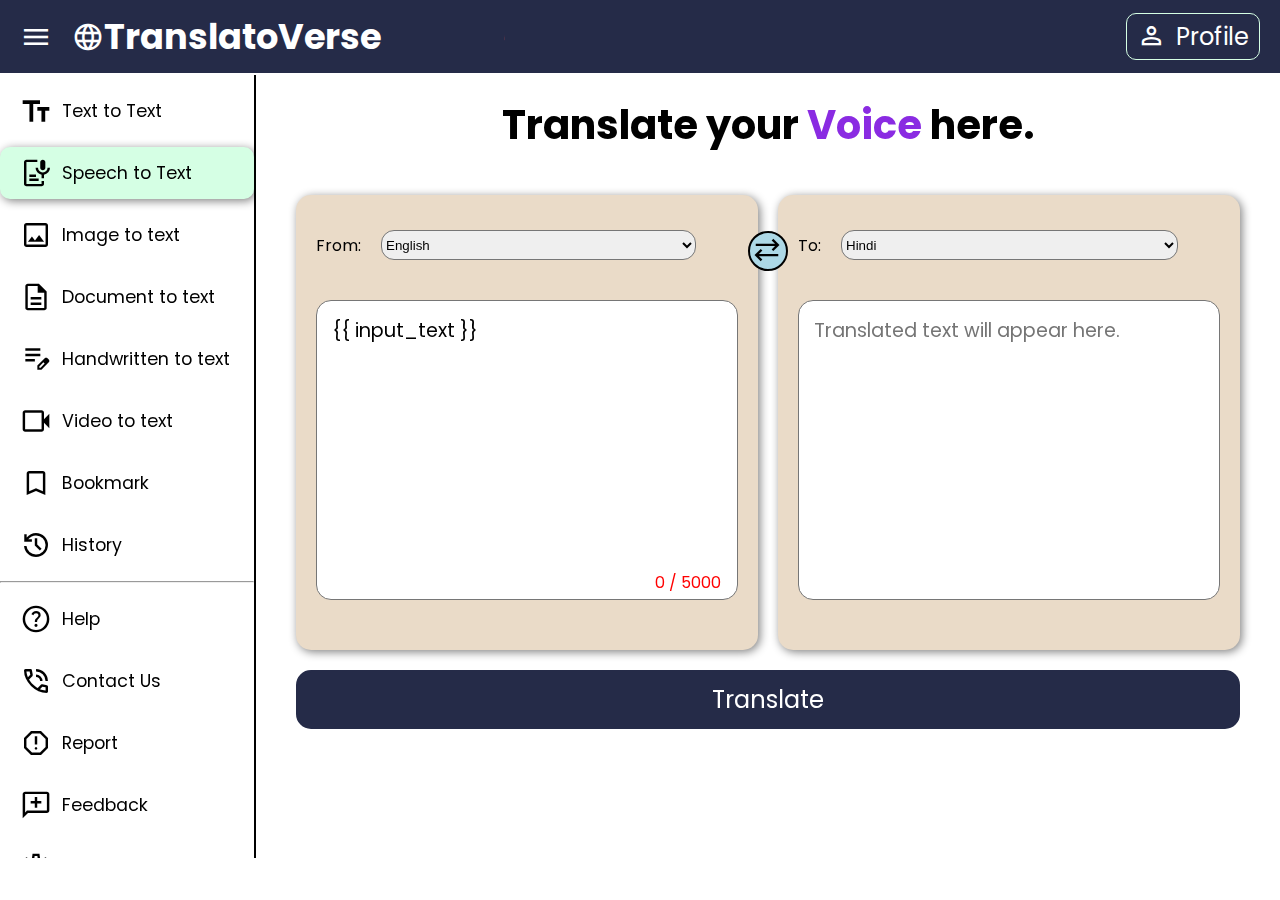
<file: templates/speech.html>
<!DOCTYPE html>
<html lang="en">

<head>
    <meta charset="UTF-8">
    <meta name="viewport" content="width=device-width, initial-scale=1.0">
    <title>TranslatoVerse</title>

    <!-- google icons -->
    <link rel="stylesheet"
        href="https://fonts.googleapis.com/css2?family=Material+Symbols+Outlined:opsz,wght,FILL,GRAD@24,400,0,0" />

    <!-- css file -->
    <link rel="stylesheet" href="../static/css/style.css">
    <link rel="stylesheet" href="../static/css/speech.css">

</head>

<body>

    <nav>
        <div class="logo">
            <span class="material-symbols-outlined" id="menu">
                menu
            </span>
            <span class="material-symbols-outlined" id="logo">
                language
            </span>
            <h1>TranslatoVerse</h1>
        </div>
        <div class="navOptions">
            <a href=""><span class="material-symbols-outlined">
                    person
                </span>
                <p>Profile</p>
            </a>
        </div>
    </nav>

    <main>
        <div class="sidenav active">
            <a href="text">
                <p>
                    <span class="material-symbols-outlined">
                        text_fields
                    </span>Text to Text
                </p>
            </a>
            <a href="speech">
                <p id="speech">
                    <span class="material-symbols-outlined">
                        speech_to_text
                    </span>Speech to Text
                </p>
            </a>
            <a href="img">
                <p>
                    <span class="material-symbols-outlined">
                        image
                    </span>Image to text
                </p>
            </a>
            <a href="pdf">
                <p>
                    <span class="material-symbols-outlined">
                        description
                    </span>Document to text
                </p>
            </a>
            <a href="hand">
                <p>
                    <span class="material-symbols-outlined">
                        edit_note
                    </span>Handwritten to text
                </p>
            </a>
            <a href="video">
                <p>
                    <span class="material-symbols-outlined">
                        videocam
                        </span>Video to text
                </p>
            </a>
            <a href="bookmark">
                <p>
                    <span class="material-symbols-outlined">
                        bookmark
                    </span>Bookmark
                </p>
            </a>
            <a href="history">
                <p>
                    <span class="material-symbols-outlined">
                        history
                    </span>History
                </p>
            </a>
            <hr />
            <a href="">
                <p><span class="material-symbols-outlined">
                        help
                    </span>Help</p>
            </a>
            <a href="">
                <p><span class="material-symbols-outlined">
                        phone_in_talk
                    </span>Contact Us</p>
            </a>
            <a href="">
                <p><span class="material-symbols-outlined">
                        report
                    </span>Report</p>
            </a>
            <a href="feedback">
                <p><span class="material-symbols-outlined">
                        add_comment
                    </span>Feedback</p>
            </a>
            <a href="">
                <p><span class="material-symbols-outlined">
                        settings
                    </span>Settings</p>
            </a>
            <a href="/logout">
                <p><span class="material-symbols-outlined">
                        login
                    </span>Log Out</p>
            </a>
        </div>
        <div class="container">
            <h2>Translate your <span>Voice</span> here.</h2>
            <form action="/speech" method="POST" id="translationForm">
                <div class="outerbox">

                    <div class="boxes">
                        <div class="inputbox">
                            <div class="from">
                                <p>From:</p>
                                <div class="options_lang_from">
                                    <ul>
                                        <li>
                                            <select>
                                                <option value="en-US">English</option>
                                            </select>
                                        </li>
                                    </ul>
                                </div>
                            </div>
                            <div class="textarea-ip">
                                <textarea class="input-text-area" id="inputText" maxlength="5000"
                                    placeholder="Your text." name="input">{{ input_text }}</textarea>
                                <p id="limit"><span id="input-chars">0</span> / 5000</p>
                            </div>
                        </div>
                        <span class="material-symbols-outlined" id="sync">sync_alt</span>
                        <div class="outputbox">
                            <div class="to">
                                <p>To:</p>
                                <div class="options_lang_to">
                                    <ul>
                                        <li>
                                            <select name="destination_language">
                                                <option value="en-US">English</option>
                                            </select>
                                        </li>
                                    </ul>
                                </div>
                            </div>
                            <div class="textarea-op">
                                <textarea name="output" placeholder="Translated text will appear here." maxlength="5000"
                                    id="output" class="output-text-area"></textarea>
                            </div>
                        </div>
                    </div>
                    <p id="translateButton" class="button">Translate</p>
                </div>
            </form>
        </div>
    </main>

    <script src="https://ajax.googleapis.com/ajax/libs/jquery/3.7.1/jquery.min.js"></script>



<script>
document.getElementById('translateButton').addEventListener('click', function() {
    // Change the button text to "Listening" when clicked
    document.getElementById('translateButton').innerText = 'Listening';

    // Use the SpeechRecognition API to listen to the user's speech
    let recognition = new webkitSpeechRecognition();  // Use webkitSpeechRecognition for Chrome
    recognition.lang = 'en-US';  // Set the language to English

    recognition.onresult = function(event) {
        // Get the recognized text from the speech recognition result
        let recognizedText = event.results[0][0].transcript;

        // Display the recognized text in the input-text-area
        document.getElementById('inputText').value = recognizedText;

        // Change the button text back to "Translate" after recognizing
        document.getElementById('translateButton').innerText = 'Translate';

        // Perform the translation (you can reuse your existing translation code)
        let selectedLanguage = document.querySelector('select[name="destination_language"]').value;

        let formData = new FormData();
        formData.append('inputText', recognizedText);
        formData.append('destination_language', selectedLanguage);

        fetch('/texttranslate', {
            method: 'POST',
            body: formData
        })
        .then(response => response.json())
        .then(data => {
            if (data.translated_text) {
                // Display the translated text in the output-text-area
                document.getElementById('output').value = data.translated_text;
            } else {
                console.error('Error:', data.error);
            }
        })
        .catch(error => {
            console.error('Error:', error);
        });
    };

    // Start the speech recognition
    recognition.start();
});

</script>


    

    <script src="../static/js/language.js"></script>
    <script src="../static/js/script.js"></script>
    <script src="../static/js/text.js"></script>
</body>

</html>
</file>
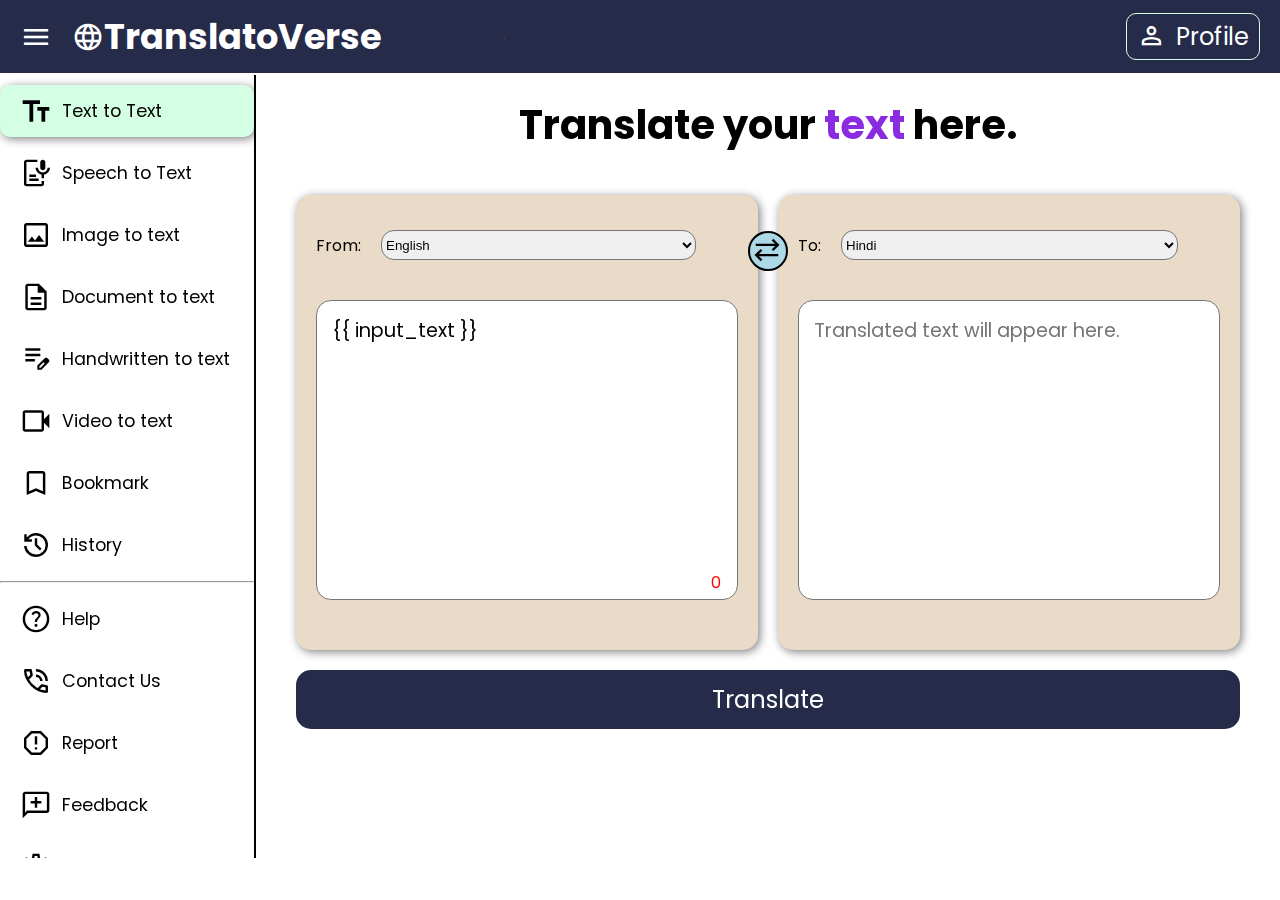
<file: templates/text.html>
<!DOCTYPE html>
<html lang="en">
<head>
    <meta charset="UTF-8">
    <meta name="viewport" content="width=device-width, initial-scale=1.0">
    <title>TranslatoVerse</title>

    <!-- google icons -->
    <link rel="stylesheet" href="https://fonts.googleapis.com/css2?family=Material+Symbols+Outlined:opsz,wght,FILL,GRAD@24,400,0,0" />

    <!-- css file -->
    <link rel="stylesheet" href="../static/css/style.css">
    <link rel="stylesheet" href="../static/css/text.css">

    <style>
        .loader {
    border: 4px solid rgba(0, 0, 0, 0.1);
    border-left: 4px solid #3498db;
    border-radius: 50%;
    width: 30px;
    height: 30px;
    animation: spin 1s linear infinite;
    display: none; /* Initially hidden */
    position: absolute;
    top: calc(50% - 15px);
    left: calc(50% - 15px);
}

@keyframes spin {
    0% { transform: rotate(0deg); }
    100% { transform: rotate(360deg); }
}

.loading {
    opacity: 0.5; /* You can adjust the opacity to give a disabled effect */
    pointer-events: none; /* Prevent user interaction while loading */
}
    </style>

</head>
<body>
    <nav>
        <div class="logo">
            <span class="material-symbols-outlined" id="menu">
                menu
            </span>
            <span class="material-symbols-outlined" id="logo">
                language
            </span>
            <h1>TranslatoVerse</h1>
        </div>
        <div class="navOptions">
            <a href=""><span class="material-symbols-outlined">
                person
            </span><p>Profile</p></a>
        </div>
    </nav>

    <main>
        <div class="sidenav active">
            <a href="text">
                <p id="text">
                    <span class="material-symbols-outlined">
                         text_fields
                    </span>Text to Text
                </p>
            </a>
            <a href="speech">
                <p id="speech">
                    <span class="material-symbols-outlined">
                        speech_to_text
                    </span>Speech to Text
                </p>
            </a>
            <a href="img">
                <p>
                    <span class="material-symbols-outlined">
                        image
                    </span>Image to text
                </p>
            </a>
            <a href="pdf">
                <p>
                    <span class="material-symbols-outlined">
                        description
                    </span>Document to text
                </p>
            </a>
            <a href="hand">
                <p>
                    <span class="material-symbols-outlined">
                        edit_note
                    </span>Handwritten to text
                </p>
            </a>
            <a href="video">
                <p>
                    <span class="material-symbols-outlined">
                        videocam
                        </span>Video to text
                </p>
            </a>
            <a href="bookmark">
                <p>
                    <span class="material-symbols-outlined">
                        bookmark
                    </span>Bookmark
                </p>
            </a>
            <a href="history">
                <p>
                    <span class="material-symbols-outlined">
                        history
                    </span>History
                </p>
            </a>
            <hr/>
            <a href=""><p><span class="material-symbols-outlined">
                help
            </span>Help</p></a>
            <a href=""><p><span class="material-symbols-outlined">
                phone_in_talk
            </span>Contact Us</p></a>
            <a href=""><p><span class="material-symbols-outlined">
                report
            </span>Report</p></a>
            <a href="feedback"><p><span class="material-symbols-outlined">
                add_comment
            </span>Feedback</p></a>
            <a href=""><p><span class="material-symbols-outlined">
                settings
            </span>Settings</p></a>
            <a href="/logout"><p><span class="material-symbols-outlined">
                login
            </span>Log Out</p></a>
        </div>
        <div class="container">
            <h2>Translate your <span>text</span> here.</h2>
            <form action="/text" method="POST" id="translationForm">
                <div class="outerbox">

                <div class="boxes">
                    <div class="inputbox">
                        <div class="from">
							<p>From:</p>
							<div class="options_lang_from">
                                <ul>
                                    <li>
                      	                <select>
                                           <option value="en-US">English</option>  
                                        </select>
                                    </li>
           	                    </ul>
                            </div>
						</div>
                        <div class="textarea-ip">
                            <textarea class="input-text-area" id="inputText"  placeholder="Enter your text here." name="input">{{ input_text }}</textarea>
                            <p id="limit"><span id="input-chars">0</span></p>
                        </div>
                    </div>
                    <span class="material-symbols-outlined" id="sync">sync_alt</span>
                    <div class="outputbox">
                        <div class="to">
							<p>To:</p>
							<div class="options_lang_to">
                                <ul>
                                    <li>
                      	                <select name="destination_language">
                                            <option value="en-US">English</option>   
                                        </select>
                                    </li>
           	                    </ul>
                            </div>
						</div>
                        <!-- <div class="textarea-op">
                            <textarea name="output" placeholder="Translated text will appear here." maxlength="5000" id="output" class="output-text-area"></textarea>
                        </div> -->
                        <div class="textarea-op">
                            <textarea name="output" placeholder="Translated text will appear here." maxlength="5000" id="output" class="output-text-area"></textarea>
                            <div class="loader" id="loader"></div> <!-- Loading spinner -->
                        </div>
                    </div>
                </div>
                <p id="translateButton" class="button">Translate</p>
            </div>
            </form>
        </div>
    </main>

    <script src="https://ajax.googleapis.com/ajax/libs/jquery/3.7.1/jquery.min.js"></script>

    <script>
        
        // document.getElementById('translateButton').addEventListener('click', function() {
        //     let input_text = document.getElementById("inputText").value
        //     let selectedLanguage = document.querySelector('select[name="destination_language"]').value;

        //     let formData = new FormData();
        //     formData.append('inputText', input_text)
        //     formData.append('destination_language', selectedLanguage);

        //     fetch('/texttranslate', {
        //         method: 'POST',
        //         body: formData
        //     })
        //     .then(response => response.json())
        //     .then(data => {
        //         if (data.translated_text) {
        //             document.getElementById('output').value = data.translated_text;
        //         } else {
        //             console.error('Error:', data.error);
        //         }
        //     })
        //     .catch(error => {
        //         console.error('Error:', error);
        //     });
        // });
        document.getElementById('translateButton').addEventListener('click', function() {
    let input_text = document.getElementById("inputText").value
    let selectedLanguage = document.querySelector('select[name="destination_language"]').value;

    let formData = new FormData();
    formData.append('inputText', input_text)
    formData.append('destination_language', selectedLanguage);

    // Show loader when translation starts
    document.getElementById('loader').style.display = 'block';

    fetch('/texttranslate', {
        method: 'POST',
        body: formData
    })
    .then(response => response.json())
    .then(data => {
        if (data.translated_text) {
            document.getElementById('output').value = data.translated_text;
        } else {
            console.error('Error:', data.error);
        }
    })
    .catch(error => {
        console.error('Error:', error);
    })
    .finally(() => {
        // Hide loader when translation completes
        document.getElementById('loader').style.display = 'none';
    });
});

    </script>

    <script src="../static/js/language.js"></script>
    <script src="../static/js/script.js"></script>
    <script src="../static/js/text.js"></script>
</body>
</html>
</file>
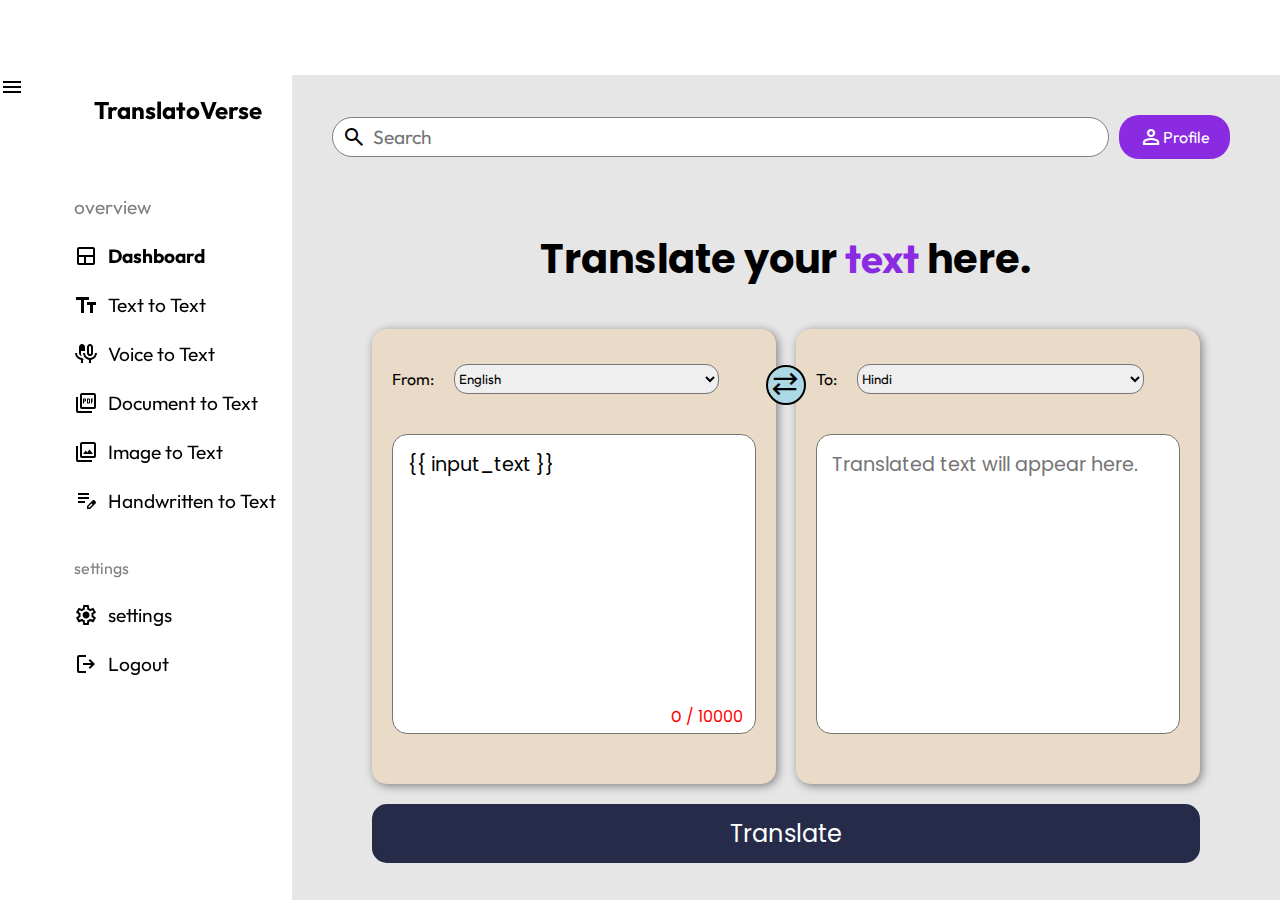
<file: templates/text1.html>
<!DOCTYPE html>
<html lang="en">
<head>
    <meta charset="UTF-8">
    <meta name="viewport" content="width=device-width, initial-scale=1.0">
    <title>Document</title>
    <link rel="stylesheet" href="../static/css/text1.css">
    <link rel="stylesheet" href="../static/css/style.css">
    <link rel="preconnect" href="https://fonts.googleapis.com">
    <link rel="preconnect" href="https://fonts.gstatic.com" crossorigin>
    <link href="https://fonts.googleapis.com/css2?family=Lobster&family=Lobster+Two&family=Open+Sans:wght@400;500&family=Outfit:wght@300;400&family=Playball&family=Poppins:wght@200;300;400;500;600&display=swap" rel="stylesheet">
    <link rel="stylesheet" href="https://fonts.googleapis.com/css2?family=Material+Symbols+Outlined:opsz,wght,FILL,GRAD@24,400,0,0" />
</head>
<body>
    <main>
        <span class="material-symbols-outlined" id="menu">
            menu
        </span>
        <div class="left">
            <div class="title">
                
                <h2>TranslatoVerse</h2>
            </div>
            <div class="overview">
                <p>overview</p>
                <div class="options">
                    <div class="dashboard">
                        <a href=""><span class="material-symbols-outlined">
                            team_dashboard
                            </span>Dashboard</a>
                    </div>
                    <div class="text">
                        <a href="text"><span class="material-symbols-outlined">
                            text_fields
                        </span>Text to Text</a>
                    </div>
                    <div class="voice">
                        <a href="speech"><span class="material-symbols-outlined">
                            mic_double
                            </span>Voice to Text</a>
                    </div>
                    <div class="document">
                        <a href="pdf"><span class="material-symbols-outlined">
                            picture_as_pdf
                            </span>Document to Text</a>
                    </div>
                    <div class="image">
                        <a href="img"><span class="material-symbols-outlined">
                            photo_library
                            </span>Image to Text</a>
                    </div>
                    <div class="hand">
                        <a href="hand"><span class="material-symbols-outlined">
                            edit_note
                            </span>Handwritten to Text</a>
                    </div>
                </div>
            </div>
            <div class="settings-bar">
                <p>settings</p>
                <div class="settings">
                    <a href=""><span class="material-symbols-outlined">
                        settings
                        </span>settings</a>
                </div>
                <div class="logout">
                    <a href="/logout"><span class="material-symbols-outlined">
                        logout
                        </span>Logout</a>
                </div>
            </div>
        </div>
        <div class="right">
            <div class="search">
                <input type="search" placeholder="Search">
                <span class="material-symbols-outlined">
                    search
                </span>
                <div class="profiles">
                    <p><span class="material-symbols-outlined">
                        person
                    </span>Profile</p>
                </div>
            </div>
            <div class="container">
                <h2>Translate your <span>text</span> here.</h2>
                <form action="/text" method="POST" id="translationForm">
                    <div class="outerbox">
    
                    <div class="boxes">
                        <div class="inputbox">
                            <div class="from">
                                <p>From:</p>
                                <div class="options_lang_from">
                                    <ul>
                                        <li>
                                              <select>
                                               <option value="en-US">English</option>  
                                            </select>
                                        </li>
                                       </ul>
                                </div>
                            </div>
                            <div class="textarea-ip">
                                <textarea class="input-text-area" id="inputText"  placeholder="Enter your text here." name="input">{{ input_text }}</textarea>
                                <p id="limit"><span id="input-chars">0</span> / 10000</p>
                            </div>
                        </div>
                        <span class="material-symbols-outlined" id="sync">sync_alt</span>
                        <div class="outputbox">
                            <div class="to">
                                <p>To:</p>
                                <div class="options_lang_to">
                                    <ul>
                                        <li>
                                              <select name="destination_language">
                                                <option value="en-US">English</option>   
                                            </select>
                                        </li>
                                       </ul>
                                </div>
                            </div>
                            <div class="textarea-op">
                                <textarea name="output" placeholder="Translated text will appear here." maxlength="5000" id="output" class="output-text-area"></textarea>
                            </div>
                        </div>
                    </div>
                    <p id="translateButton" class="button">Translate</p>
                </div>
                </form>
            </div>
    </main>
    <script src="https://ajax.googleapis.com/ajax/libs/jquery/3.7.1/jquery.min.js"></script>

    <script>
        
        document.getElementById('translateButton').addEventListener('click', function() {
            let input_text = document.getElementById("inputText").value
            let selectedLanguage = document.querySelector('select[name="destination_language"]').value;

            let formData = new FormData();
            formData.append('inputText', input_text)
            formData.append('destination_language', selectedLanguage);

            fetch('/texttranslate', {
                method: 'POST',
                body: formData
            })
            .then(response => response.json())
            .then(data => {
                if (data.translated_text) {
                    document.getElementById('output').value = data.translated_text;
                } else {
                    console.error('Error:', data.error);
                }
            })
            .catch(error => {
                console.error('Error:', error);
            });
        });
    </script>

    <script src="../static/js/language.js"></script>
    <script src="../static/js/script.js"></script>
    <script src="../static/js/text.js"></script>
</body>
</html>
</file>
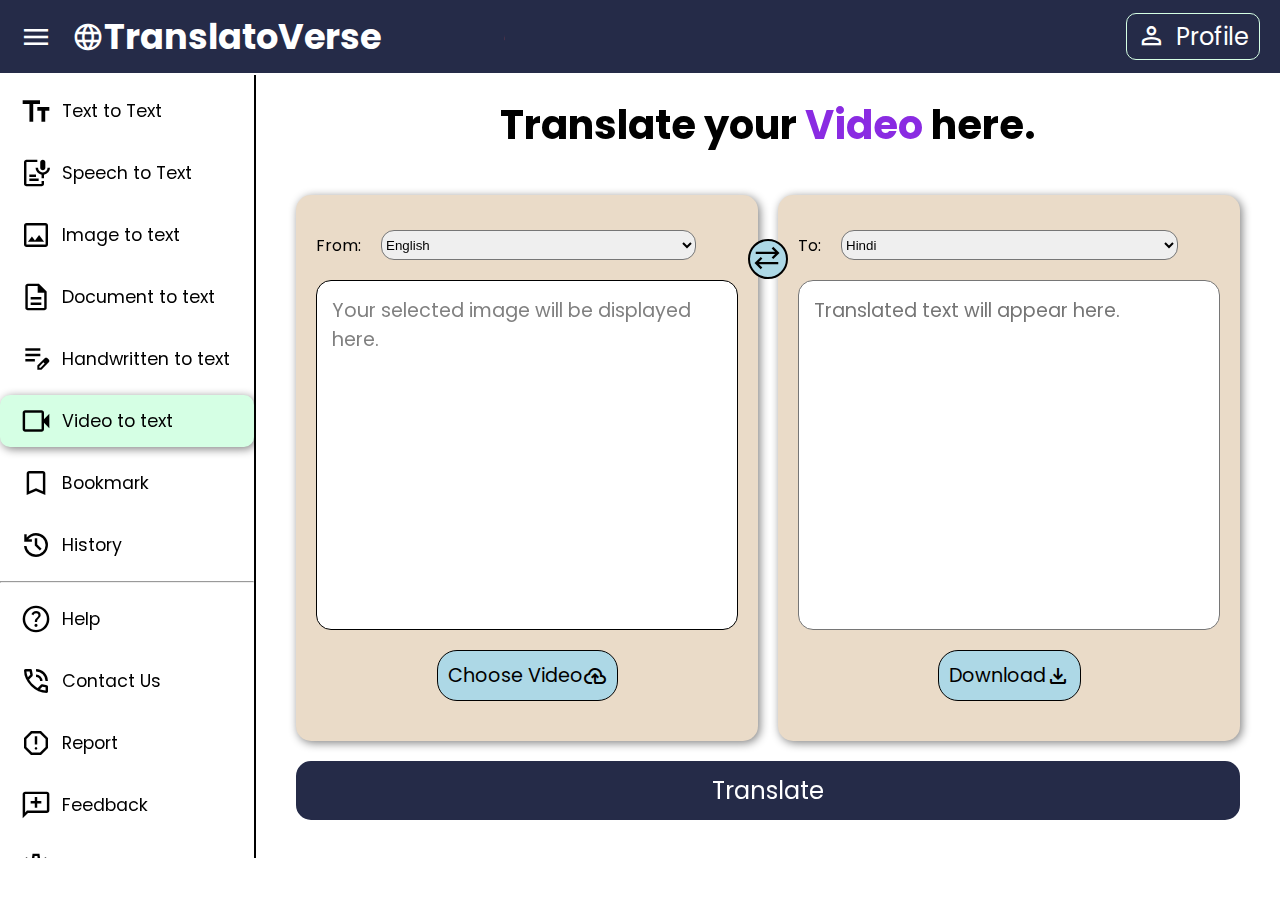
<file: templates/video.html>
<!DOCTYPE html>
<html lang="en">
<head>
    <meta charset="UTF-8">
    <meta name="viewport" content="width=device-width, initial-scale=1.0">
    <title>TranslatoVerse</title>

    <!-- google icons -->
    <link rel="stylesheet" href="https://fonts.googleapis.com/css2?family=Material+Symbols+Outlined:opsz,wght,FILL,GRAD@24,400,0,0" />

    <!-- css file -->
    <link rel="stylesheet" href="../static/css/style.css">
    <link rel="stylesheet" href="../static/css/image.css">
    <style>
    .button {
        font-size: 1.5rem;
        width: 100%;
        display: flex;
        align-items: center;
        justify-content: center;
        padding: 10px;
        background-color: #252B48;
        border: none;
        color: white;
        font-family: 'Poppins', sans-serif;
        border-radius: 15px;
        margin-bottom: 0px;
        border: 2px solid #252B48;
    }
    .button:hover{
    background-color: #D5FFE4;
    color: black;
    cursor: pointer;
}

    #imageBox {
        max-width: 600px;
        margin-top: 20px;
        overflow: scroll;
    }
    .loader {
    border: 4px solid rgba(0, 0, 0, 0.1);
    border-left: 4px solid #3498db;
    border-radius: 50%;
    width: 30px;
    height: 30px;
    animation: spin 1s linear infinite;
    display: none; /* Initially hidden */
    position: absolute;
    top: calc(50% - 15px);
    left: calc(50% - 15px);
}

@keyframes spin {
    0% { transform: rotate(0deg); }
    100% { transform: rotate(360deg); }
}
    </style>
</head>
<body>

    <nav>
        <div class="logo">
            <span class="material-symbols-outlined" id="menu">
                menu
            </span>
            <span class="material-symbols-outlined" id="logo">
                language
            </span>
            <h1>TranslatoVerse</h1>
        </div>
        <div class="navOptions">
            <a href=""><span class="material-symbols-outlined">
                person
            </span><p>Profile</p></a>
        </div>
    </nav>

    <main>
        <div class="sidenav active">
            <a href="text">
                <p>
                    <span class="material-symbols-outlined">
                         text_fields
                    </span>Text to Text
                </p>
            </a>
            <a href="speech">
                <p>
                    <span class="material-symbols-outlined">
                        speech_to_text
                    </span>Speech to Text
                </p>
            </a>
            <a href="img">
                <p>
                    <span class="material-symbols-outlined">
                        image
                    </span>Image to text
                </p>
            </a>
            <a href="pdf">
                <p>
                    <span class="material-symbols-outlined">
                        description
                    </span>Document to text
                </p>
            </a>
            <a href="hand">
                <p>
                    <span class="material-symbols-outlined">
                        edit_note
                    </span>Handwritten to text
                </p>
            </a>
            <a href="video">
                <p id="video">
                    <span class="material-symbols-outlined">
                        videocam
                        </span>Video to text
                </p>
            </a>
            <a href="bookmark">
                <p>
                    <span class="material-symbols-outlined">
                        bookmark
                    </span>Bookmark
                </p>
            </a>
            <a href="history">
                <p>
                    <span class="material-symbols-outlined">
                        history
                    </span>History
                </p>
            </a>
            <hr/>
            <a href=""><p><span class="material-symbols-outlined">
                help
            </span>Help</p></a>
            <a href=""><p><span class="material-symbols-outlined">
                phone_in_talk
            </span>Contact Us</p></a>
            <a href=""><p><span class="material-symbols-outlined">
                report
            </span>Report</p></a>
            <a href="feedback"><p><span class="material-symbols-outlined">
                add_comment
            </span>Feedback</p></a>
            <a href=""><p><span class="material-symbols-outlined">
                settings
            </span>Settings</p></a>
            <a href="/logout"><p><span class="material-symbols-outlined">
                login
            </span>Log Out</p></a>
        </div>
        <div class="container">
            <h2>Translate your <span>Video</span> here.</h2>
            <form action="/img" method="post" id="translationForm" enctype="multipart/form-data">
                <div class="outerbox">
                    <div class="boxes">
                        <div class="inputbox">
                            <div class="from">
                                <p>From:</p>
                                <div class="options_lang_from">
                                    <ul>
                                        <li>
                                            <select>
                                            <option value="en-US">English</option>  
                                            </select>
                                        </li>
                                    </ul>
                                </div>
                            </div>
                            <div class="image-box" id="imageBox">
                                <p>Your selected image will be displayed here.</p>
                            </div>
                            <div class="upload">
                                <label for="imageInput" id="uploadBtn" class="file-input-button">
                                    Choose Video<span class="material-symbols-outlined">
                                        cloud_upload
                                    </span>
                                </label>
                                <!-- <input type="file" id="imageInput" name="image" class="file-input" accept="image/*"> -->
                                <input type="file" id="fileInput" class="file-input" name="file" accept="video/*">
                            </div>
                        </div>
                        <span class="material-symbols-outlined" id="sync">sync_alt</span>
                        <div class="outputbox">
                            <div class="to">
                                <p>To:</p>
                                <div class="options_lang_to">
                                    <ul>
                                        <li>
                                            <select name="destination_language">
                                                <option value="en-US">English</option>   
                                            </select>
                                        </li>
                                    </ul>
                                </div>
                            </div>
                            <!-- <div class="textarea-op">
                                <textarea name="output" placeholder="Translated text will appear here." maxlength="5000" id="output" class="output-text-area"></textarea>
                            </div> -->
                            <div class="textarea-op">
                                <textarea name="output" placeholder="Translated text will appear here." maxlength="5000" id="output" class="output-text-area"></textarea>
                            </div>
                            <div class="download">
                                <button type="submit" id="download-btn">Download<span class="material-symbols-outlined">
                                    download
                                </span></button>
                            </div>
                        </div>
                    </div>
                <p id="translateButton" class="button">Translate</p>
            </div>
            </form>
        </div>
    </main>
    <script src="https://ajax.googleapis.com/ajax/libs/jquery/3.7.1/jquery.min.js"></script>
    <script>
        // document.getElementById('imageInput').addEventListener('change', function() {
        //     const file = this.files[0];
        //     if (file) {
        //         const reader = new FileReader();
        //         reader.onload = function(e) {
        //             const imageBox = document.getElementById('imageBox');
        //             imageBox.innerHTML = `<img src="${e.target.result}" alt="Selected Image" style="max-width:100%;">`;
        //         }
        //         reader.readAsDataURL(file);
        //     }
        // });

        // document.getElementById('translateButton').addEventListener('click', function() {
        //     let fileInput = document.getElementById('imageInput').files[0];
        //     let selectedLanguage = document.querySelector('select[name="destination_language"]').value;

        //     let formData = new FormData();
        //     formData.append('image', fileInput);
        //     formData.append('destination_language', selectedLanguage);

        //     fetch('/translate', {
        //         method: 'POST',
        //         body: formData
        //     })
        //     .then(response => response.json())
        //     .then(data => {
        //         if (data.translated_text) {
        //             document.getElementById('output').value = data.translated_text;
        //         } else {
        //             console.error('Error:', data.error);
        //         }
        //     })
        //     .catch(error => {
        //         console.error('Error:', error);
        //     });
        // });
//         document.getElementById('translateButton').addEventListener('click', function() {
//     let fileInput = document.getElementById('imageInput').files[0];
//     let selectedLanguage = document.querySelector('select[name="destination_language"]').value;

//     let formData = new FormData();
//     formData.append('image', fileInput);
//     formData.append('destination_language', selectedLanguage);

//     // Show loader when translation starts
//     document.getElementById('loader').style.display = 'block';

//     fetch('/translate', {
//         method: 'POST',
//         body: formData
//     })
//     .then(response => response.json())
//     .then(data => {
//         if (data.translated_text) {
//             document.getElementById('output').value = data.translated_text;
//         } else {
//             console.error('Error:', data.error);
//         }
//     })
//     .catch(error => {
//         console.error('Error:', error);
//     })
//     .finally(() => {
//         // Hide loader when translation completes
//         document.getElementById('loader').style.display = 'none';
//     });
// });

//     </script>
//     <script>
//         $(document).ready(function() {
//             $('#translateButton').on('click', function() {
//                 var formData = new FormData();
//                 var fileInput = $('#fileInput')[0].files[0];
//                 formData.append('file', fileInput);

//                 $.ajax({
//                     type: 'POST',
//                     url: '/upload',
//                     data: formData,
//                     processData: false,
//                     contentType: false,
//                     success: function(response) {
//                         alert(response);
//                     },
//                     error: function(xhr, status, error) {
//                         console.error(error);
//                     }
//                 });
//             });
//         });
//     </script>
    <script type="text/javascript">
        $(document).ready(function() {
            $('#translateButton').on('click', function() {
                var formData = new FormData();
                var fileInput = $('#fileInput')[0].files[0];
                formData.append('file', fileInput);

                $.ajax({
                    type: 'POST',
                    url: '/upload',
                    data: formData,
                    processData: false,
                    contentType: false,
                    success: function(response) {
                        $('#imageBox').text(response.extracted_text);
                        $('#output').text(response.translated_text);
                    },
                    error: function(xhr, status, error) {
                        console.error(error);
                    }
                });
            });
        });
    </script>
    <!-- <script>
        $(document).ready(function() {
            $('#download-btn').on('click', function(event) {
                event.preventDefault(); // Prevent default form submission
                
                var formData = new FormData();
                var fileInput = $('#fileInput')[0].files[0];
                formData.append('file', fileInput);
                
                var selectedLanguage = document.querySelector('select[name="destination_language"]').value;
                formData.append('destination_language', selectedLanguage);
                
                // Display the loading spinner and hide the output textarea
                $('#loader').show();
                $('#output').hide();
                
                // AJAX request to the server
                $.ajax({
                    type: 'POST',
                    url: '/upload',
                    data: formData,
                    processData: false,
                    contentType: false,
                    success: function(response) {
                        // Hide the loading spinner and display the translated text
                        $('#loader').hide();
                        $('#output').text(response.translated_text).show();
                    },
                    error: function(xhr, status, error) {
                        console.error(error);
                        // Hide the loading spinner and display an error message
                        $('#loader').hide();
                        $('#output').text('Error occurred during translation.').show();
                    }
                });
            });
        });
    </script> -->

    <script src="../static/js/language.js"></script>
    <script src="../static/js/script.js"></script>
</body>
</html>
</file>
<file: static/css/style.css>
@import url('https://fonts.googleapis.com/css2?family=Poppins:wght@300;400;500;700&family=Roboto+Condensed:wght@400;700&family=Roboto:ital,wght@0,100;0,300;0,400;0,500;0,700;0,900;1,500;1,700&display=swap');

*{
    margin: 0;
    padding: 0;
    box-sizing: border-box;
}
body{
    position: fixed;
}
nav{
    padding: 10px 20px;
    display: flex;
    justify-content: space-between;
    align-items: center;
    background-color: #252B48;
    color: white;
    position: fixed;
    width: 100%;
    z-index: 2;
}

.logo{
    display: flex;
    align-items: center;
}

.logo span{
    font-size: 2rem;
}

#menu{
    margin-right: 20px;
}

#menu:hover{
    background-color: #D5FFE4;
    border-radius: 5px;
    cursor: pointer;
    color: black;
}

.logo h1{
    font-size: 2.2rem;
    font-family: 'Poppins', sans-serif;
}

.navOptions a{
    display: flex;
    text-decoration: none;
    align-items: center;
    justify-content: center;
    font-family: 'Poppins', sans-serif;
    color: white;
    font-size: 1.5rem;
    padding: 5px 10px;
    border-radius: 10px;
    border: 1px solid #D5FFE4;
}

.navOptions a span{
    font-size: 1.8rem;
    margin-right: 10px;
}

.navOptions a:hover{
    background-color: #D5FFE4;
    color: black;
}

main{
    width: 100%;
    height: 89vh;
    display: flex;
    position: fixed;
    top: 75px;
}
.sidenav{
    height: 87vh;
    border-right: 2px solid black;
    flex-basis: 20%;
    overflow-y: scroll;
    transition: 0.5s;
    /* background-color: red; */
    /* border: 2px solid yellow; */
}

.sidenav a{
    text-decoration: none;
    color: black;
}

.sidenav a p{
    display: flex;
    align-items: center;
    margin: 10px 0px;
    padding: 10px;
    border-radius: 10px;
    font-size: 1.1rem;
    font-family: 'Poppins', sans-serif;
}

.sidenav a p span{
    margin: 0px 10px;
    font-size: 2rem;
}

.sidenav a p:hover, #image, #text, #hand, #pdf,#bookmark, #history, #video{
    background-color: #D5FFE4;
    box-shadow: 2px 2px 10px grey;
}

::-webkit-scrollbar{
    height: 8px;
	width: 5px;
}
::-webkit-scrollbar-track{
	background: none;
}
::-webkit-scrollbar-thumb{
	background: transparent;
	border-radius: 5px;
}
.sidenav:hover::-webkit-scrollbar-thumb{
	background: #717171;
}
::-webkit-scrollbar-thumb:hover{
	background: #888;
}

.container{
    flex-basis: 80%;
    display: flex;
    flex-direction: column;
    align-items: center;
    overflow: scroll;
    height: 87vh;
    /* background-color: red; */
    /* border: 2px solid yellow; */
    padding: 0px 0px 40px 0px;
}
.container.active{
    flex-basis: 100%;
}

.container h2{
    font-size: 2.5rem;
    margin: 20px 0px;
    font-family: 'Poppins', sans-serif;
    text-align: center;
}

.container h2 span{
    color: blueviolet;
}

form{
    width: 100%;
    min-width: 320px;
    display: flex;
    flex-direction: column;
    align-items: center;
    padding: 0px 40px;
}
.outerbox{
    display: flex;
    flex-direction: column;
    align-items: center;
    width: 100%;
    min-width: 320px;
}
.boxes{
    display: flex;
    flex-wrap: wrap;
    justify-content: center; 
    gap: 20px;
    width: 100%;
    position: relative;
    margin: 20px 0px;
}

.inputbox,
.outputbox{
    min-width: 320px;
    flex: 1 1;
    padding: 20px;
    background-color: #EADBC8;
	box-shadow: 2px 2px 10px grey;
    position: relative;
	border-radius: 15px;
}



.from,
.to{
	margin-top: 15px;
	width: 90%;
	display: flex;
	align-items: center;
	font-family: Poppins;
}
.from p,.to p{
	margin-right: 20px;
}

.options_lang_from,.options_lang_to{
	width: 100%;
}

.options_lang_from ul,.options_lang_to ul{
	list-style: none;
}

.options_lang_from ul li, 
.options_lang_to ul li{
    width: 100%;
}

select{
    outline: none;
	width: 100%;
	border-radius: 13px;
	height: 30px;
}

#sync{
    font-size: 30px;
	background-color: lightblue;
	border-radius: 50%;
	padding: 2px;
	border: 2px solid black;
    height: 40px;
    width: 40px;
    position: absolute;
    z-index: 1;
    top: 8%;
}

#translate-btn{
    width: 100%;
    font-size: 1.5rem;
    padding: 10px;
    background-color: #252B48;
    border: none;
    color: white;
    font-family: 'Poppins', sans-serif;
    border-radius: 15px;
    margin-bottom: 0px;
    border: 2px solid #252B48;
}

#limit{
    position: absolute;
    bottom: 12%;
    right: 8%;
    color: red;
    font-family: 'Poppins', sans-serif;
}

#translate-btn:hover{
    background-color: #D5FFE4;
    color: black;
    cursor: pointer;
}

    .button {
        font-size: 1.5rem;
        width: 100%;
        display: flex;
        align-items: center;
        justify-content: center;
        padding: 10px;
        background-color: #252B48;
        border: none;
        color: white;
        font-family: 'Poppins', sans-serif;
        border-radius: 15px;
        margin-bottom: 0px;
        border: 2px solid #252B48;
    }
    .button:hover{
    background-color: #D5FFE4;
    color: black;
    cursor: pointer;
}

    #imageBox {
        max-width: 600px;
        margin-top: 20px;
    }


@media (max-width: 744px){
    #sync{
        top: 48%;
        transform: rotate(90deg);
    }
    #limit{
        bottom: 12%;
        right: 8%;   
    }
    .sidenav{
        position: absolute;
        margin-left: -300px;
        z-index: 2;
        background-color: white;
        height: 95vh;
    }
    .container{
        flex-basis: 100%;
    }
    .sidenav.active{
        margin-left: 0px;
    }
    main{
        height: 94vh;
    }
}
@media (max-width: 560px){
    .navOptions a p{
        display: none;
    }
    #limit{
        font-size: 0.8rem;
    }
    .navOptions a span{
        margin-right: 0px;
        font-size: 1.3rem;
    }

    .logo h1{
        font-size: 1.3rem;
    }

    .logo span{
        font-size: 1.5rem;
    }

    #menu{
        margin-right: 10px;
    }
    .container h2{
        font-size: 2rem;
    }
    main{
        top: 50px;
    }
    .container{
        height: 95vh;
    }
}
</file>
<file: static/css/bookmark.css>
.right-bar{
	flex-basis: 80%;
	overflow-y: scroll;
	display: flex;
	flex-direction: column;
	width: 100%;
	align-items: center;
/*	background-color: red;*/
}
.bookmark{
/*	background-color: yellow;*/
	width: 60%;
	margin: 10px 0px;
	font-family: Poppins;
}
.bookmark h2{
	margin: 0;
	font-size: 30px;
}
.bookmark1{
/*	background-color: #dedede;*/
	background-color: #EADBC8;
	border-radius: 10px;
	padding: 10px;
	margin: 15px 0px;
	position: relative;
/*	display: none;*/
}
#close{
	position: absolute;
	right: 2%;
	cursor: pointer;
}
#close:hover{
	background-color: grey;
	border-radius: 50%;
}
.bookmark1 span{
	font-weight: bold;
}
.bookmark1:hover{
	box-shadow: 2px 2px 10px grey;
}
button{
	padding: 10px;
	background-color: #2c71e2;
	border: none;
	border-radius: 10px;
	color: white;
	font-family: Poppins;
	cursor: pointer;
}
button:hover{
	background-color: lightblue;
	border: 1px solid black;
	color: black;
}
#remove{
	background-color: #2c71e2;
	padding: 10px;
	width: 150px;
	border-radius: 10px;
	color: white;
	font-family: Poppins;
	cursor: pointer;
}
.no_cont{
	position: absolute;
	top:15%;
	font-size: 30px;
	background-color: #dedede;
	padding: 100px;
	color: grey;
	font-family: Roboto;
	font-weight: lighter;
	border-radius: 10px;
	display: none;
}
.undo{
	position: absolute;
	right: 0;
	top: 2%;
	background-color: #ececec;
	border-radius: 10px;
	border: 1px solid black;
/*	transition: 0.5s ease-in;*/
	font-family: Poppins;
	display: flex;
/*	flex-direction: column;*/
	align-items: center;
	justify-content: center;
	padding: 10px;
	display: none;
}
#undo{
	margin: 0 5px;
}
</file>
<file: static/css/dashboard.css>
*{
    margin: 0;
    padding: 0;
    box-sizing: border-box;
    font-family: 'Outfit', sans-serif;
}

main{
    width: 100%;
    display: flex;
    position: fixed;
    /* overflow: scroll; */
}
.left{
    flex-basis: 20%;
    display: flex;
    flex-direction: column;
    position: relative;
    padding-left: 30px;
}
.right{
    flex-basis: 80%;
    height: 100vh;
    overflow-y: scroll;
    padding: 40px;
    background-color: #e6e6e6;
}
.title{
    padding: 20px;
}
.overview{
    margin-top: 50px;
}
.overview p{
    font-size: 1.2rem;
    color: grey;
}
.options div,.settings-bar div{
    margin: 25px 0px;
}
#title{
    font-weight: bolder;
    margin-bottom: 10px;
}
/* .dashboard{
    display: block;
    padding: 10px;
    border-radius: 10px;
    background-color: lightblue;
} */
.dashboard{
    font-weight: bolder;
}
.options div a,.settings-bar div a{
    text-decoration: none;
    color: black;
    font-size: 1.2rem;
    display: flex;
    align-items: center;
}
.options div span,.settings-bar div span{
    margin-right: 10px;
}
.settings-bar{
    margin-top: 20px;
}
.settings-bar p{
    color: grey;
}
.logout{
    color: #a83c32;
}
.right .search{
    width: 100%;
    margin-bottom: 50px;
}
.right .search input{
    width: 90%;
    border-radius: 20px;
    border: 1px solid grey;
    height: 40px;
    padding: 0px 40px;
    font-size: 1.2rem;
    color: lightgray;
}
.adbox{
    background-color: blueviolet;
    padding: 30px;
    border-radius: 20px;
    color: white;
}

.adbox p{
    font-size: 1.3rem;
    width: 50%;
    margin: 10px 0px;
    font-weight: bold;
}
.adbox>p{
    color: lightgrey;
    font-weight: lighter;
}
.adbox span{
    background-color: black;
    color: white;
    padding: 8px 30px;
    border-radius:20px;
    margin: 20px 0px;
}
.tryout{
    padding: 10px;
    width: 100%;
}
.boxes{
    display: flex;
    gap: 20px;
    overflow-x: scroll;
}
.search{
    position: relative;
    display: flex;
    align-items: center;
}
.search>span{
    position: absolute;
    margin-left: 10px;
}

.boxes div{
    flex-basis: 60%;
    background-color: white;
    margin: 10px 0px;
    border-radius: 20px;
    padding: 10px 10px 10px 10px;
    cursor: pointer;
}
.boxes div a{
    text-decoration: none;
    color: black;
}
::-webkit-scrollbar{
    height: 8px;
	width: 5px;
}
::-webkit-scrollbar-track{
	background: none;
}
::-webkit-scrollbar-thumb{
	background: transparent;
	border-radius: 5px;
}
.right:hover::-webkit-scrollbar-thumb{
	background: #717171;
}
::-webkit-scrollbar-thumb:hover{
	background: #888;
}
#start{
    margin: 20px 0px;
}
#title{
    margin: 0px 0px 20px 0px;
}
.profiles{
    background-color: blueviolet;
    color: white;
    padding: 10px 20px;
    border-radius: 20px;
    margin: 0px 10px;
}
.profiles p{
    display: flex;
    align-items: center;
}
</file>
<file: static/css/image.css>
.image-box{
    height: 350px;
    width: 100%;
    border-radius: 15px;
    padding: 15px;
    font-family: 'Poppins', sans-serif;
    font-size: 1.2rem;
    background-color: white;
    margin-top: 20px;
    border: 1px solid black;
    color: grey;
}

.upload,
.download{
    padding: 10px;
    margin: 10px 0px;
    display: flex;
    flex-direction: column;
    align-items: center;
    justify-content: center;
    font-family: 'Poppins', sans-serif;
}

.upload label,
.download button,
.download p{
    background-color: lightblue;
    padding: 10px;
    border: 1px solid black;
    border-radius: 20px;
    display: flex;
    align-items: center;
    justify-content: center;
    font-family: 'Poppins', sans-serif;
    font-size: 1.2rem;
}

.upload label:hover,
.download button:hover{
    background-color: white;
    cursor: pointer;
}

.file-input {
    position: absolute;
    opacity: 0;
    cursor: pointer;
}
.upload input{
    height: 90px;
    width: 100px;
}

.sidenav a p:hover, #image{
    background-color: #D5FFE4;
    box-shadow: 2px 2px 10px grey;
}

.textarea-ip,
.textarea-op{
    width: 100%;
    height: 350px;
    margin-top: 20px;
    border-radius: 15px;
}

.textarea-op textarea{
    height: 350px;
    width: 100%;
    resize: none;
    border-radius: 15px;
    padding: 15px;
    font-family: 'Poppins', sans-serif;
    font-size: 1.2rem;
    outline: none;
    overflow-y: scroll;
}
</file>
<file: static/css/register.css>
@import url('https://fonts.googleapis.com/css2?family=Poppins:wght@200;300;400;500;700&family=Roboto+Condensed:wght@400;700&family=Roboto:ital,wght@0,100;0,300;0,400;0,500;0,700;0,900;1,300;1,500;1,700&display=swap');
*{
	margin: 0;
	padding: 0;
	font-family: Poppins;
}
.container{
	height: 100vh;
	width: 100%;
	display: flex;
}
.left{
	flex-basis: 50%;
	display: flex;
	flex-direction: column;
	align-items: center;
	justify-content: center;
}
.header{
	display: flex;
	flex-direction: column;
	align-items: center;
	margin-bottom: 60px;
	font-size: 20px;
	font-weight: 500;
}
span{
	color: blueviolet;
}
form{
	padding: 10px;
	display: flex;
	flex-direction: column;
	align-items: center;
	width: 50%;
	border-radius: 10px;
	box-shadow: 2px 2px 20px grey;
	position: relative;
}
#signup{
	position: absolute;
	top: -50px;
	height: 70px;
	width: 70px;
	border: 1px solid black;
	padding: 5px;
	border-radius: 50%;
}
.inputs{
	display: flex;
	flex-direction: column;
	align-items: center;
	margin-top: 40px;
}
input{
	margin-bottom: 20px;
	border: none;
	border-bottom: 1px solid black;
	padding: 5px;
	width: 80%;
	outline: none;
}
input[type="submit"]{
	width: 70%;
	background-color: #1876f2;
	border: none;
	color: white;
	font-size: 15px;
	border-radius: 10px;
	height: 40px;
	margin-bottom: 10px;
}
a{
	text-decoration: none;
	color: blue;
}
button a{
	color: white;
}
.right{
	flex-basis: 50%;
	background-image: url(../images/signupimgbg.png);
	background-size: cover;
	background-position: center;
	border-left: 3px solid black;
}
</file>
<file: static/css/text.css>
.textarea-ip textarea,
.textarea-op textarea{
    height: 300px;
    width: 100%;
    resize: none;
    border-radius: 15px;
    padding: 15px;
    font-family: 'Poppins', sans-serif;
    font-size: 1.2rem;
    outline: none;
    overflow-y: scroll;
    margin: 20px 0px;
}

.sidenav a p:hover, #text{
    background-color: #D5FFE4;
    box-shadow: 2px 2px 10px grey;
}

.textarea-ip,
.textarea-op{
    width: 100%;
    height: 350px;
    margin-top: 20px;
    border-radius: 15px;
}
</file>
<file: static/css/speech.css>
.textarea-ip textarea,
.textarea-op textarea{
    height: 300px;
    width: 100%;
    resize: none;
    border-radius: 15px;
    padding: 15px;
    font-family: 'Poppins', sans-serif;
    font-size: 1.2rem;
    outline: none;
    overflow-y: scroll;
    margin: 20px 0px;
}

.sidenav a p:hover, #speech{
    background-color: #D5FFE4;
    box-shadow: 2px 2px 10px grey;
}

.textarea-ip,
.textarea-op{
    width: 100%;
    height: 350px;
    margin-top: 20px;
    border-radius: 15px;
}
</file>
<file: static/css/text1.css>
*{
    margin: 0;
    padding: 0;
    box-sizing: border-box;
    font-family: 'Outfit', sans-serif;
}

main{
    width: 100%;
    display: flex;
    position: fixed;
}
.left{
    flex-basis: 20%;
    display: flex;
    flex-direction: column;
    position: relative;
    padding-left: 30px;
}
.right{
    flex-basis: 80%;
    height: 100vh;
    overflow-y: scroll;
    padding: 40px;
    background-color: #e6e6e6;
}
.title{
    padding: 20px;
}
.overview{
    margin-top: 50px;
}
.overview p{
    font-size: 1.2rem;
    color: grey;
}
.options div,.settings-bar div{
    margin: 25px 0px;
}
#title{
    font-weight: bolder;
    margin-bottom: 10px;
}
.dashboard{
    font-weight: bolder;
}
.options div a,.settings-bar div a{
    text-decoration: none;
    color: black;
    font-size: 1.2rem;
    display: flex;
    align-items: center;
}
.options div span,.settings-bar div span{
    margin-right: 10px;
}
.settings-bar{
    margin-top: 20px;
}
.settings-bar p{
    color: grey;
}
.logout{
    color: #a83c32;
}

.right .search{
    width: 100%;
    margin-bottom: 50px;
}
.right .search input{
    width: 90%;
    border-radius: 20px;
    border: 1px solid grey;
    height: 40px;
    padding: 0px 40px;
    font-size: 1.2rem;
    color: lightgray;
}
.search{
    position: relative;
    display: flex;
    align-items: center;
}
.search>span{
    position: absolute;
    margin-left: 10px;
}
.title{
    display: flex;
    align-items: center;
}
.profiles p{
    display: flex;
    align-items: center;
    padding: 10px 20px;
    background-color: blueviolet;
    color: white;
    border-radius: 20px;
    margin: 0px 10px;
    cursor: pointer;
}
.textarea-ip textarea,
.textarea-op textarea{
    height: 300px;
    width: 100%;
    resize: none;
    border-radius: 15px;
    padding: 15px;
    font-family: 'Poppins', sans-serif;
    font-size: 1.2rem;
    outline: none;
    overflow-y: scroll;
    margin: 20px 0px;
}

.sidenav a p:hover, #text{
    background-color: #D5FFE4;
    box-shadow: 2px 2px 10px grey;
}

.textarea-ip,
.textarea-op{
    width: 100%;
    height: 350px;
    margin-top: 20px;
    border-radius: 15px;
}

.container{
    flex-basis: 80%;
    display: flex;
    flex-direction: column;
    align-items: center;
    /* overflow: scroll; */
    height: 87vh;
    /* background-color: red; */
    /* border: 2px solid yellow; */
    padding: 0px 0px 40px 0px;
}
.container.active{
    flex-basis: 100%;
}

.container h2{
    font-size: 2.5rem;
    margin: 20px 0px;
    font-family: 'Poppins', sans-serif;
    text-align: center;
}

.container h2 span{
    color: blueviolet;
}

form{
    width: 100%;
    min-width: 320px;
    display: flex;
    flex-direction: column;
    align-items: center;
    padding: 0px 40px;
}
.outerbox{
    display: flex;
    flex-direction: column;
    align-items: center;
    width: 100%;
    min-width: 320px;
}
.boxes{
    display: flex;
    flex-wrap: wrap;
    justify-content: center; 
    gap: 20px;
    width: 100%;
    position: relative;
    margin: 20px 0px;
}

.inputbox,
.outputbox{
    min-width: 320px;
    flex: 1 1;
    padding: 20px;
    background-color: #EADBC8;
	box-shadow: 2px 2px 10px grey;
    position: relative;
	border-radius: 15px;
}



.from,
.to{
	margin-top: 15px;
	width: 90%;
	display: flex;
	align-items: center;
	font-family: Poppins;
}
.from p,.to p{
	margin-right: 20px;
}

.options_lang_from,.options_lang_to{
	width: 100%;
}

.options_lang_from ul,.options_lang_to ul{
	list-style: none;
}

.options_lang_from ul li, 
.options_lang_to ul li{
    width: 100%;
}

select{
    outline: none;
	width: 100%;
	border-radius: 13px;
	height: 30px;
}

#sync{
    font-size: 30px;
	background-color: lightblue;
	border-radius: 50%;
	padding: 2px;
	border: 2px solid black;
    height: 40px;
    width: 40px;
    position: absolute;
    z-index: 1;
    top: 8%;
}

#translate-btn{
    width: 100%;
    font-size: 1.5rem;
    padding: 10px;
    background-color: #252B48;
    border: none;
    color: white;
    font-family: 'Poppins', sans-serif;
    border-radius: 15px;
    margin-bottom: 0px;
    border: 2px solid #252B48;
}

#limit{
    position: absolute;
    bottom: 12%;
    right: 8%;
    color: red;
    font-family: 'Poppins', sans-serif;
}

#translate-btn:hover{
    background-color: #D5FFE4;
    color: black;
    cursor: pointer;
}

    .button {
        font-size: 1.5rem;
        width: 100%;
        display: flex;
        align-items: center;
        justify-content: center;
        padding: 10px;
        background-color: #252B48;
        border: none;
        color: white;
        font-family: 'Poppins', sans-serif;
        border-radius: 15px;
        margin-bottom: 0px;
        border: 2px solid #252B48;
    }
    .button:hover{
    background-color: #D5FFE4;
    color: black;
    cursor: pointer;
}

    #imageBox {
        max-width: 600px;
        margin-top: 20px;
    }
</file>
